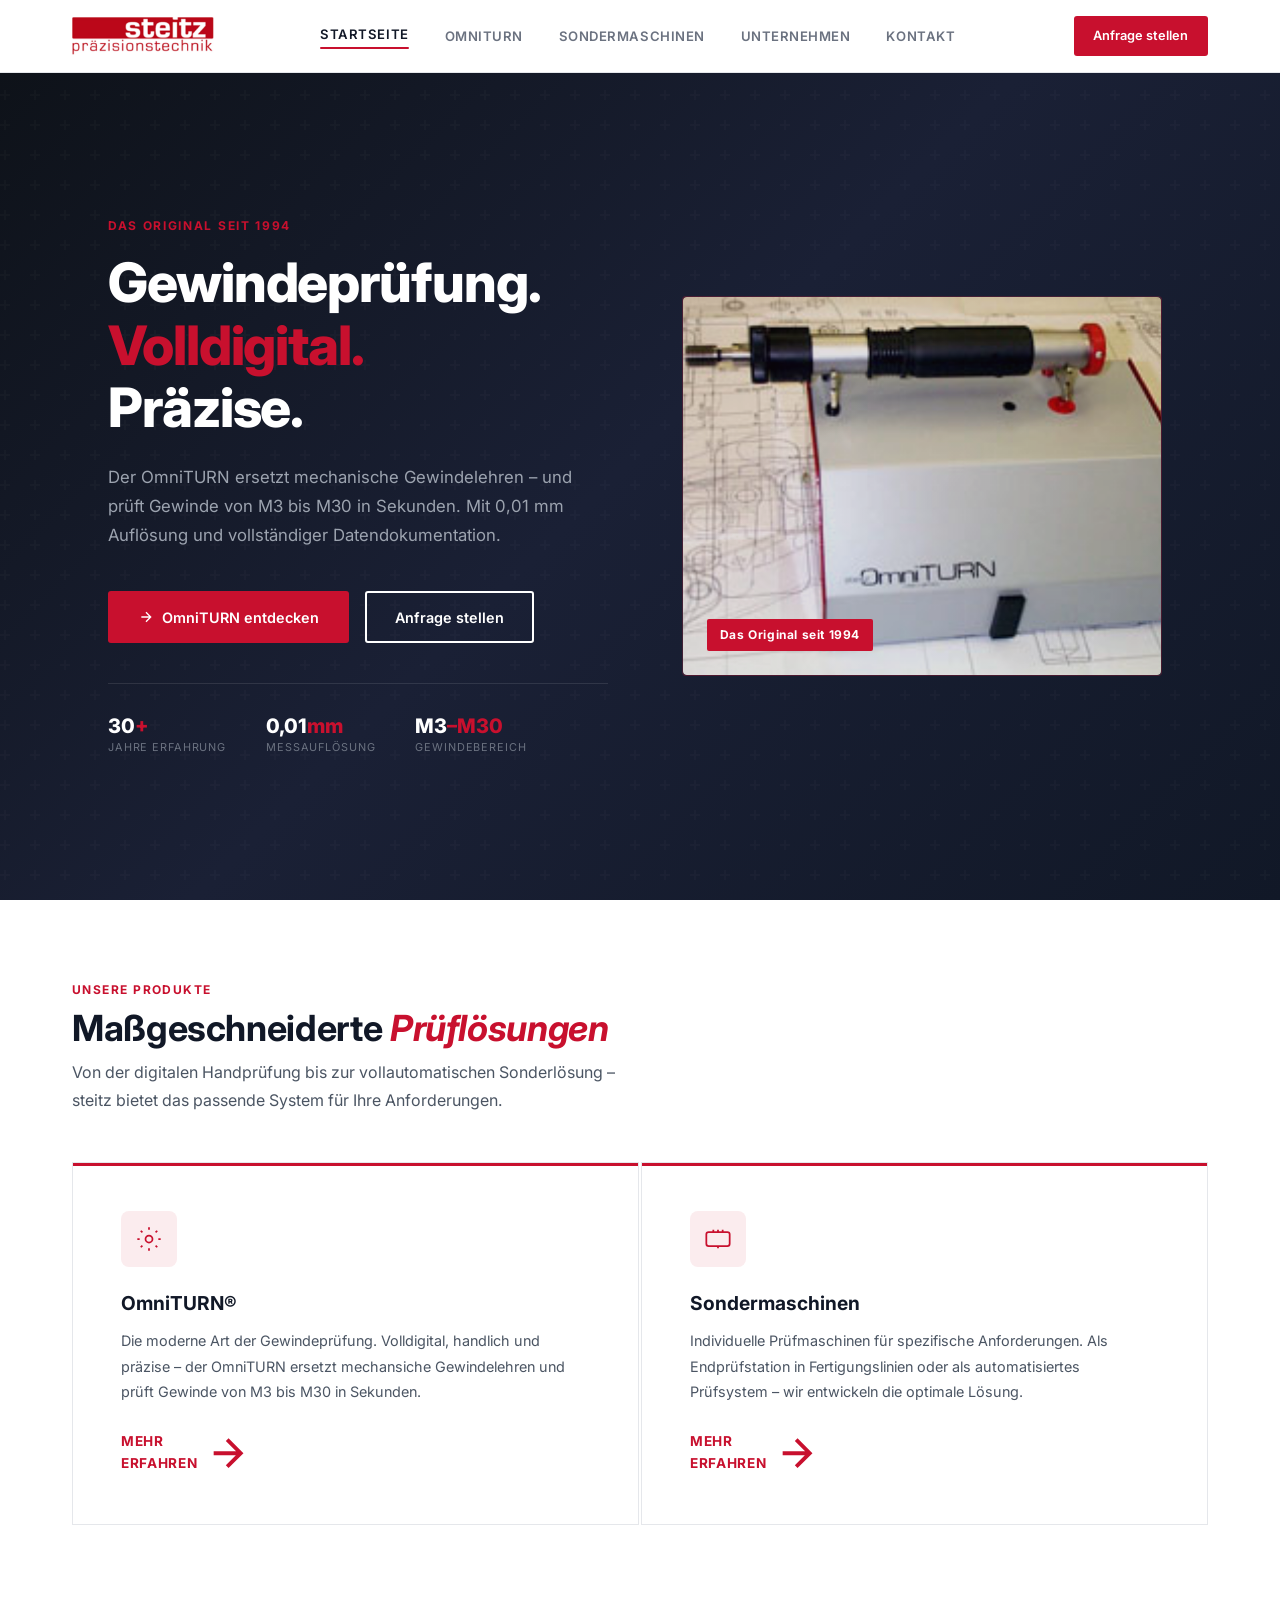
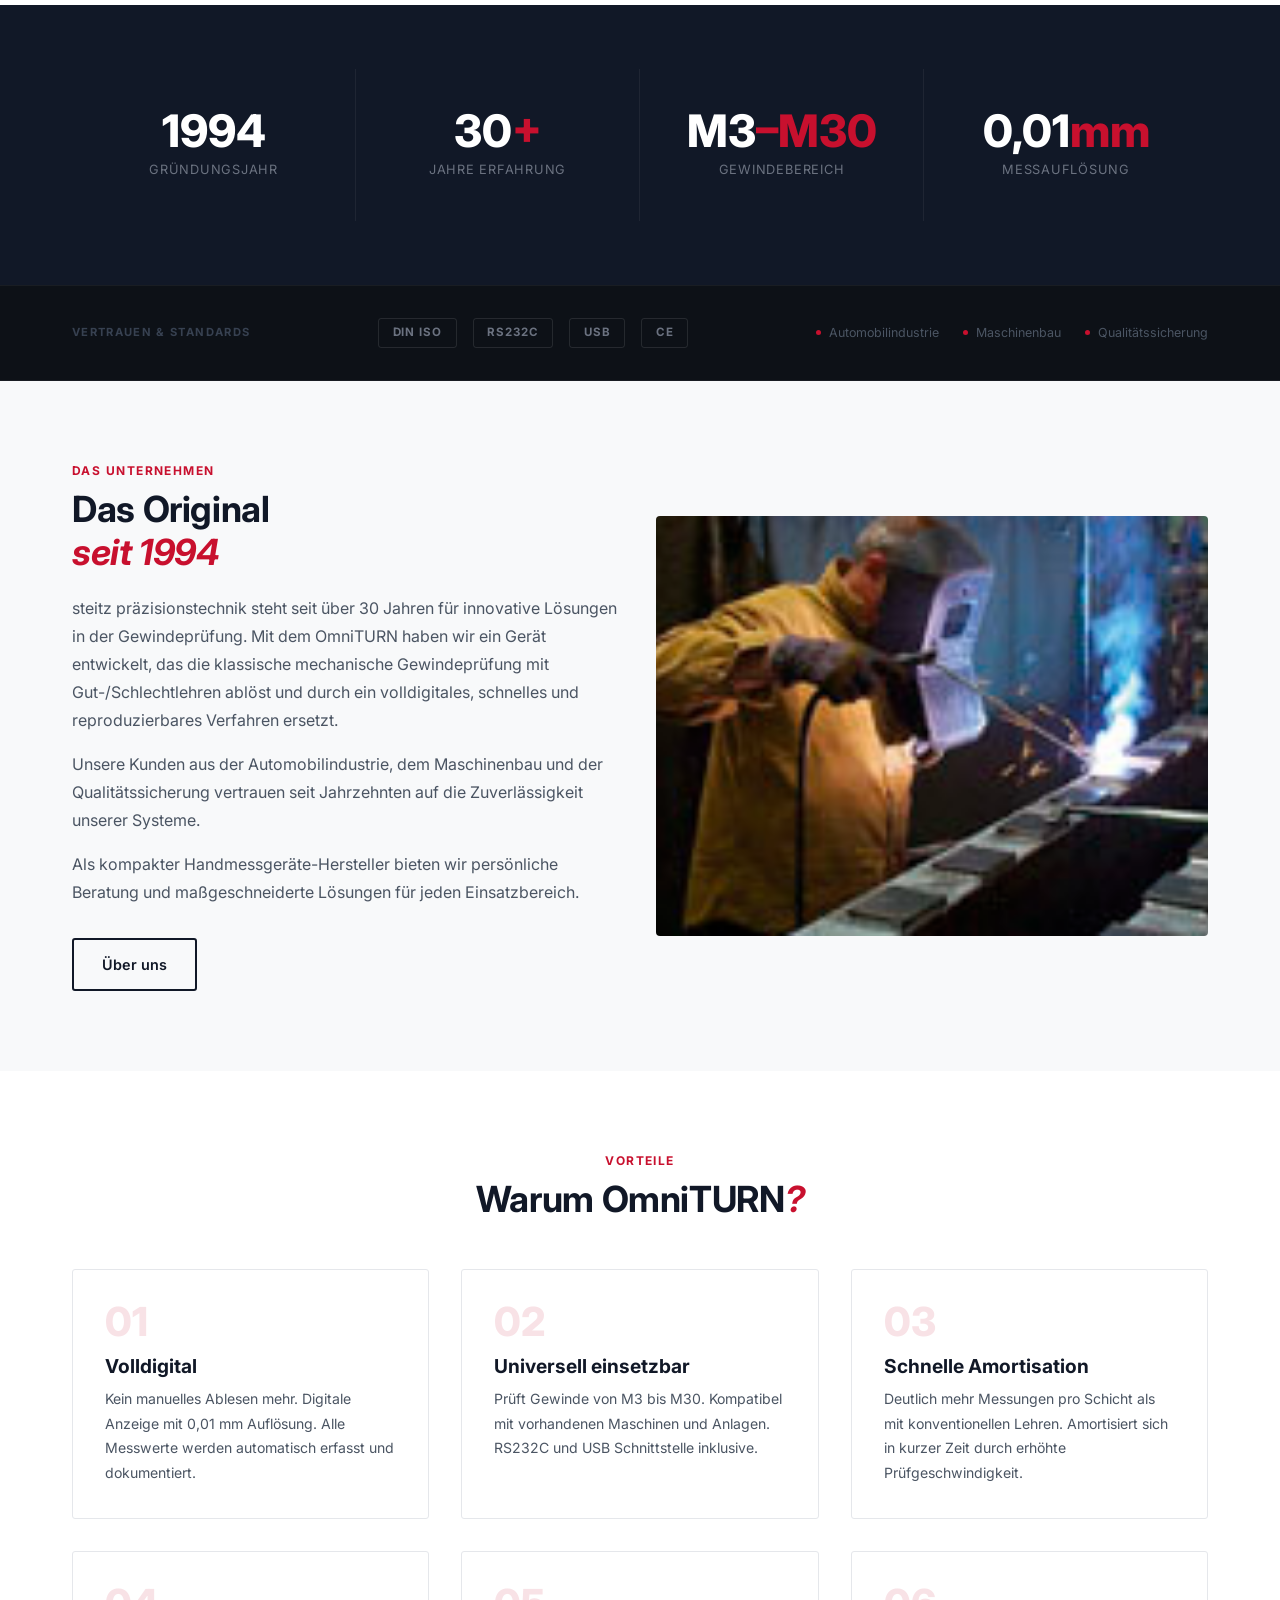
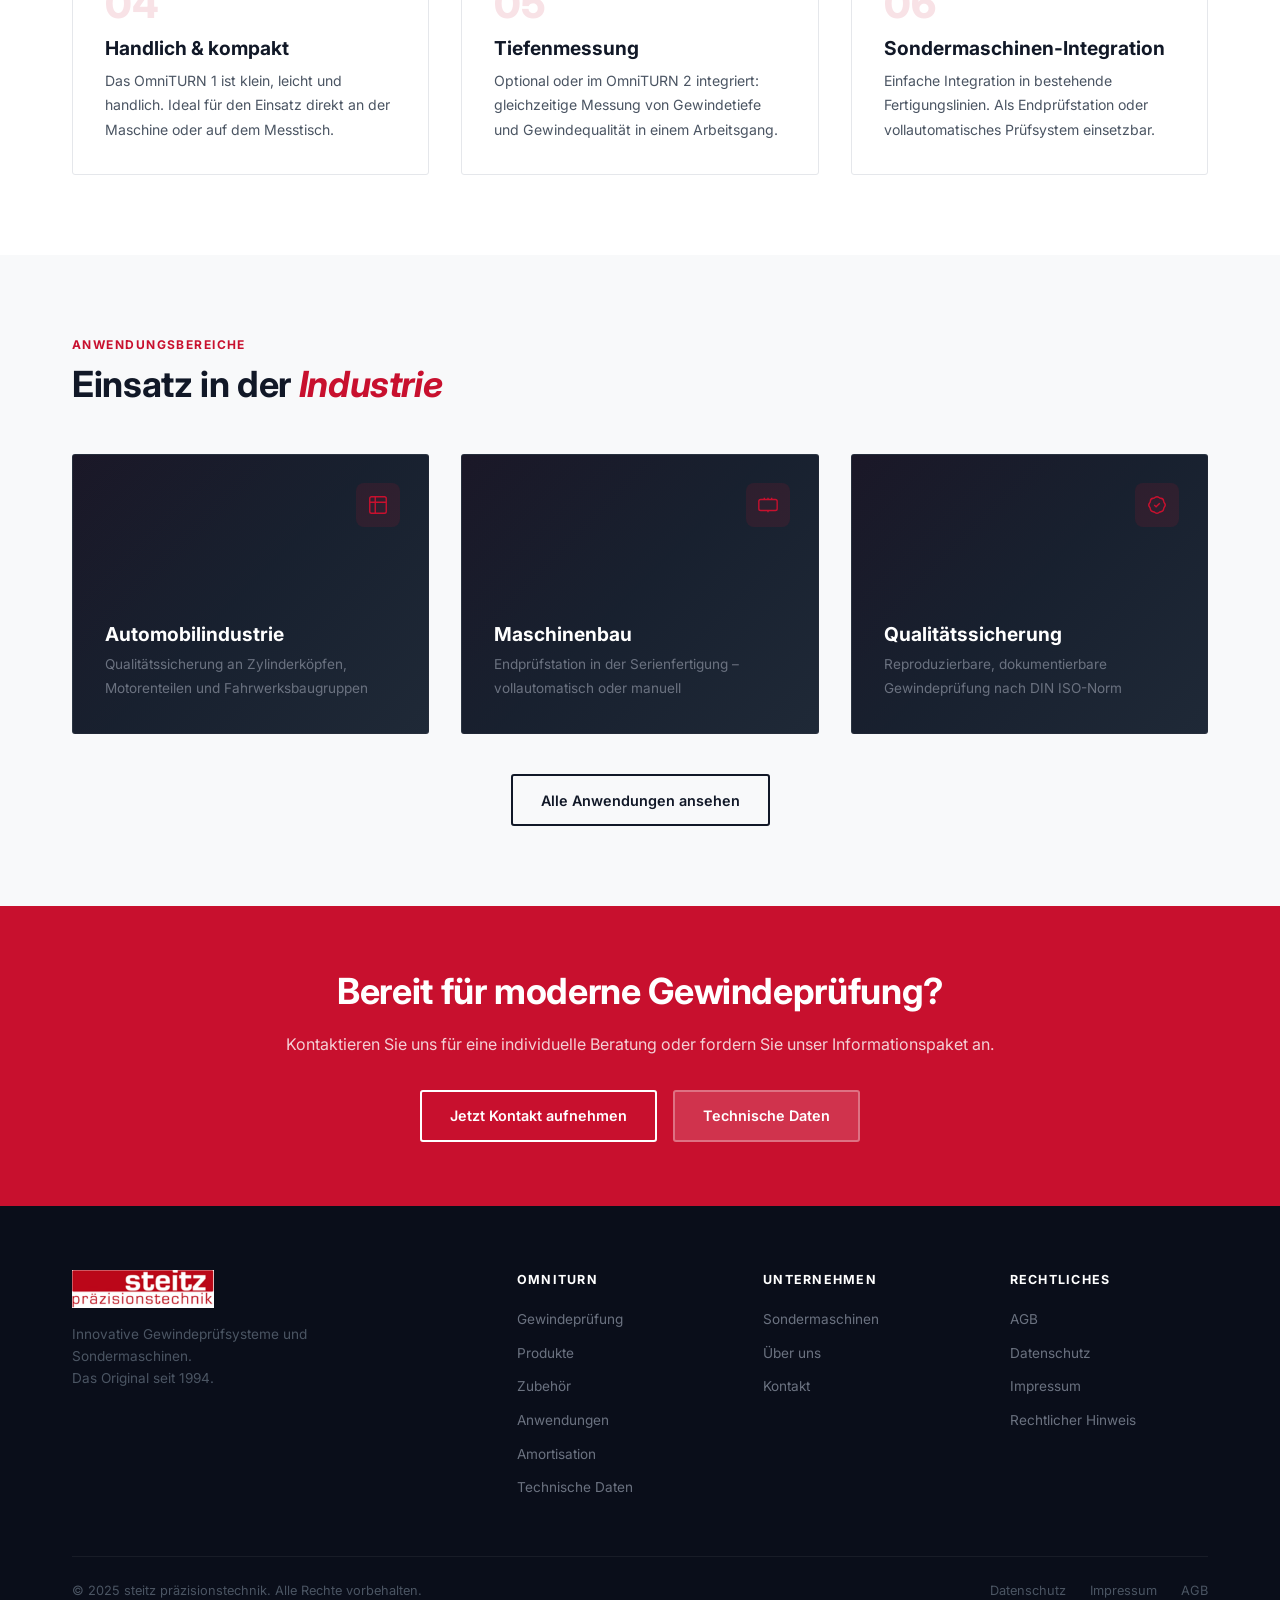
<file: index.html>
<!DOCTYPE html>
<html lang="de">
<head>
  <meta charset="UTF-8" />
  <meta name="viewport" content="width=device-width, initial-scale=1.0" />
  <title>steitz präzisionstechnik – Innovative Gewindeprüfsysteme seit 1994</title>
  <meta name="description" content="steitz präzisionstechnik – Hersteller des OmniTURN Gewindeprüfsystems. Das Original seit 1994. Präzise, schnell, digital." />
  <link rel="preconnect" href="https://fonts.googleapis.com" />
  <link rel="preconnect" href="https://fonts.gstatic.com" crossorigin />
  <link href="https://fonts.googleapis.com/css2?family=Inter:wght@400;500;600;700;800&display=swap" rel="stylesheet" />
  <link rel="stylesheet" href="css/style.css" />
</head>
<body>

<!-- ── Navigation ───────────────────────────────────────── -->
<nav class="nav">
  <div class="nav__inner">
    <a href="index.html" class="nav__logo">
      <img src="images/Logo.png" alt="steitz präzisionstechnik" class="nav__logo-img" />
    </a>
    <button class="nav__toggle" aria-label="Menü">
      <span></span><span></span><span></span>
    </button>
    <ul class="nav__menu">
      <li class="nav__item"><a href="index.html" class="nav__link active">Startseite</a></li>
      <li class="nav__item">
        <a href="omniturn.html" class="nav__link">OmniTURN</a>
        <div class="nav__dropdown">
          <a href="omniturn.html#grundlagen">Gewindeprüfung – Grundlagen</a>
          <a href="omniturn.html#produkte">Produkte (OmniTURN 1 &amp; 2)</a>
          <a href="omniturn.html#zubehoer">Zubehör</a>
          <a href="omniturn.html#anwendungen">Anwendungen</a>
          <a href="omniturn.html#amortisation">Amortisation</a>
          <a href="omniturn.html#technische-daten">Technische Daten &amp; Preise</a>
        </div>
      </li>
      <li class="nav__item"><a href="sondermaschinen.html" class="nav__link">Sondermaschinen</a></li>
      <li class="nav__item"><a href="unternehmen.html" class="nav__link">Unternehmen</a></li>
      <li class="nav__item"><a href="kontakt.html" class="nav__link">Kontakt</a></li>
    </ul>
    <a href="kontakt.html" class="btn btn--primary nav__cta">Anfrage stellen</a>
  </div>
</nav>

<!-- ── Hero ─────────────────────────────────────────────── -->
<section class="hero">
  <div class="hero__inner">
    <div class="hero__text-col">
      <div class="hero__label">Das Original seit 1994</div>
      <h1>Gewindeprüfung.<br /><em>Volldigital.</em><br />Präzise.</h1>
      <p class="hero__text">
        Der OmniTURN ersetzt mechanische Gewindelehren – und prüft Gewinde von M3 bis M30
        in Sekunden. Mit 0,01 mm Auflösung und vollständiger Datendokumentation.
      </p>
      <div class="hero__actions">
        <a href="omniturn.html" class="btn btn--primary">
          <svg viewBox="0 0 24 24" fill="none" stroke="currentColor" stroke-width="2"><path d="M5 12h14M12 5l7 7-7 7"/></svg>
          OmniTURN entdecken
        </a>
        <a href="kontakt.html" class="btn btn--outline">Anfrage stellen</a>
      </div>
      <div class="hero__proof">
        <div class="hero__proof-item">
          <div class="hero__proof-num">30<span>+</span></div>
          <div class="hero__proof-label">Jahre Erfahrung</div>
        </div>
        <div class="hero__proof-item">
          <div class="hero__proof-num">0,01<span>mm</span></div>
          <div class="hero__proof-label">Messauflösung</div>
        </div>
        <div class="hero__proof-item">
          <div class="hero__proof-num">M3<span>–M30</span></div>
          <div class="hero__proof-label">Gewindebereich</div>
        </div>
      </div>
    </div>
    <div class="hero__visual">
      <div class="hero__image-box">
        <img src="images/Screenshot 2026-03-26 075210.png" alt="OmniTURN Gewindeprüfsystem" />
        <div class="hero__badge">Das Original seit 1994</div>
      </div>
    </div>
  </div>
</section>

<!-- ── Produkte ──────────────────────────────────────────── -->
<section class="section">
  <div class="container">
    <div data-reveal>
      <span class="section-label-text">Unsere Produkte</span>
      <h2 style="margin-bottom:0.5rem;">Maßgeschneiderte <em class="text-red">Prüflösungen</em></h2>
      <p style="max-width:560px; margin-bottom:2.5rem;">Von der digitalen Handprüfung bis zur vollautomatischen Sonderlösung – steitz bietet das passende System für Ihre Anforderungen.</p>
    </div>
    <div class="products-grid" data-reveal>
      <!-- OmniTURN -->
      <div class="product-card">
        <div class="product-card__icon">
          <svg viewBox="0 0 24 24" fill="none" stroke="currentColor" stroke-width="1.5">
            <circle cx="12" cy="12" r="3"/><path d="M12 2v2m0 16v2M2 12h2m16 0h2M4.93 4.93l1.41 1.41m11.32 11.32l1.41 1.41M4.93 19.07l1.41-1.41m11.32-11.32l1.41-1.41"/>
          </svg>
        </div>
        <h3>OmniTURN®</h3>
        <p>Die moderne Art der Gewindeprüfung. Volldigital, handlich und präzise – der OmniTURN ersetzt mechansiche Gewindelehren und prüft Gewinde von M3 bis M30 in Sekunden.</p>
        <a href="omniturn.html" class="product-card__link">
          Mehr erfahren
          <svg viewBox="0 0 24 24" fill="none" stroke="currentColor" stroke-width="2"><path d="M5 12h14M12 5l7 7-7 7"/></svg>
        </a>
      </div>
      <!-- Sondermaschinen -->
      <div class="product-card">
        <div class="product-card__icon">
          <svg viewBox="0 0 24 24" fill="none" stroke="currentColor" stroke-width="1.5">
            <rect x="2" y="6" width="20" height="12" rx="2"/><path d="M12 6V4m0 14v2M8 6V4m8 2V4"/>
          </svg>
        </div>
        <h3>Sondermaschinen</h3>
        <p>Individuelle Prüfmaschinen für spezifische Anforderungen. Als Endprüfstation in Fertigungslinien oder als automatisiertes Prüfsystem – wir entwickeln die optimale Lösung.</p>
        <a href="sondermaschinen.html" class="product-card__link">
          Mehr erfahren
          <svg viewBox="0 0 24 24" fill="none" stroke="currentColor" stroke-width="2"><path d="M5 12h14M12 5l7 7-7 7"/></svg>
        </a>
      </div>
    </div>
  </div>
</section>

<!-- ── Stats ─────────────────────────────────────────────── -->
<div class="stats">
  <div class="container">
    <div class="stats__grid">
      <div class="stat" data-reveal>
        <div class="stat__number">1994<span></span></div>
        <div class="stat__label">Gründungsjahr</div>
      </div>
      <div class="stat" data-reveal>
        <div class="stat__number">30<span>+</span></div>
        <div class="stat__label">Jahre Erfahrung</div>
      </div>
      <div class="stat" data-reveal>
        <div class="stat__number">M3<span>–M30</span></div>
        <div class="stat__label">Gewindebereich</div>
      </div>
      <div class="stat" data-reveal>
        <div class="stat__number">0,01<span>mm</span></div>
        <div class="stat__label">Messauflösung</div>
      </div>
    </div>
  </div>
</div>

<!-- ── Trust Strip ───────────────────────────────────────── -->
<div class="trust-strip">
  <div class="container">
    <div class="trust-strip__inner">
      <span class="trust-strip__label">Vertrauen &amp; Standards</span>
      <div class="trust-certs">
        <span class="trust-cert-badge">DIN ISO</span>
        <span class="trust-cert-badge">RS232C</span>
        <span class="trust-cert-badge">USB</span>
        <span class="trust-cert-badge">CE</span>
      </div>
      <div class="trust-industries">
        <span class="trust-industry">Automobilindustrie</span>
        <span class="trust-industry">Maschinenbau</span>
        <span class="trust-industry">Qualitätssicherung</span>
      </div>
    </div>
  </div>
</div>

<!-- ── Über uns ──────────────────────────────────────────── -->
<section class="section section--light">
  <div class="container">
    <div class="grid-2">
      <div class="about__content" data-reveal>
        <span class="section-label-text">Das Unternehmen</span>
        <h2 style="margin-bottom:1.25rem;">Das Original<br /><em class="text-red">seit 1994</em></h2>
        <p style="margin-bottom:1rem;">
          steitz präzisionstechnik steht seit über 30 Jahren für innovative Lösungen in der
          Gewindeprüfung. Mit dem OmniTURN haben wir ein Gerät entwickelt, das die klassische
          mechanische Gewindeprüfung mit Gut-/Schlechtlehren ablöst und durch ein volldigitales,
          schnelles und reproduzierbares Verfahren ersetzt.
        </p>
        <p style="margin-bottom:1rem;">
          Unsere Kunden aus der Automobilindustrie, dem Maschinenbau und der Qualitätssicherung
          vertrauen seit Jahrzehnten auf die Zuverlässigkeit unserer Systeme.
        </p>
        <p style="margin-bottom:2rem;">
          Als kompakter Handmessgeräte-Hersteller bieten wir persönliche Beratung und
          maßgeschneiderte Lösungen für jeden Einsatzbereich.
        </p>
        <a href="unternehmen.html" class="btn btn--outline-dark">Über uns</a>
      </div>
      <div class="about__image" data-reveal>
        <img src="images/Screenshot 2026-03-26 075147.png" alt="Handwerk und Präzision bei steitz" />
      </div>
    </div>
  </div>
</section>

<!-- ── Warum OmniTURN ────────────────────────────────────── -->
<section class="section">
  <div class="container">
    <div class="text-center" data-reveal style="margin-bottom:3rem;">
      <span class="section-label-text">Vorteile</span>
      <h2>Warum OmniTURN<em class="text-red">?</em></h2>
    </div>
    <div class="grid-3" data-reveal>
      <div class="feature-card">
        <div class="feature-card__num">01</div>
        <h3>Volldigital</h3>
        <p>Kein manuelles Ablesen mehr. Digitale Anzeige mit 0,01 mm Auflösung. Alle Messwerte werden automatisch erfasst und dokumentiert.</p>
      </div>
      <div class="feature-card">
        <div class="feature-card__num">02</div>
        <h3>Universell einsetzbar</h3>
        <p>Prüft Gewinde von M3 bis M30. Kompatibel mit vorhandenen Maschinen und Anlagen. RS232C und USB Schnittstelle inklusive.</p>
      </div>
      <div class="feature-card">
        <div class="feature-card__num">03</div>
        <h3>Schnelle Amortisation</h3>
        <p>Deutlich mehr Messungen pro Schicht als mit konventionellen Lehren. Amortisiert sich in kurzer Zeit durch erhöhte Prüfgeschwindigkeit.</p>
      </div>
      <div class="feature-card">
        <div class="feature-card__num">04</div>
        <h3>Handlich &amp; kompakt</h3>
        <p>Das OmniTURN 1 ist klein, leicht und handlich. Ideal für den Einsatz direkt an der Maschine oder auf dem Messtisch.</p>
      </div>
      <div class="feature-card">
        <div class="feature-card__num">05</div>
        <h3>Tiefenmessung</h3>
        <p>Optional oder im OmniTURN 2 integriert: gleichzeitige Messung von Gewindetiefe und Gewindequalität in einem Arbeitsgang.</p>
      </div>
      <div class="feature-card">
        <div class="feature-card__num">06</div>
        <h3>Sondermaschinen-Integration</h3>
        <p>Einfache Integration in bestehende Fertigungslinien. Als Endprüfstation oder vollautomatisches Prüfsystem einsetzbar.</p>
      </div>
    </div>
  </div>
</section>

<!-- ── Anwendungen ───────────────────────────────────────── -->
<section class="section section--light">
  <div class="container">
    <div data-reveal style="margin-bottom:3rem;">
      <span class="section-label-text">Anwendungsbereiche</span>
      <h2>Einsatz in der <em class="text-red">Industrie</em></h2>
    </div>
    <div class="grid-3" data-reveal>
      <div class="app-card">
        <div class="app-card__icon">
          <svg viewBox="0 0 24 24" fill="none" stroke="currentColor" stroke-width="1.5"><path d="M9 3H5a2 2 0 00-2 2v4m6-6h10a2 2 0 012 2v4M9 3v18m0 0h10a2 2 0 002-2V9M9 21H5a2 2 0 01-2-2V9m0 0h18"/></svg>
        </div>
        <div class="app-card__content">
          <h3>Automobilindustrie</h3>
          <p>Qualitätssicherung an Zylinderköpfen, Motorenteilen und Fahrwerksbaugruppen</p>
        </div>
      </div>
      <div class="app-card">
        <div class="app-card__icon">
          <svg viewBox="0 0 24 24" fill="none" stroke="currentColor" stroke-width="1.5"><rect x="2" y="6" width="20" height="12" rx="2"/><path d="M12 6V4m0 14v2M8 6V4m8 2V4"/></svg>
        </div>
        <div class="app-card__content">
          <h3>Maschinenbau</h3>
          <p>Endprüfstation in der Serienfertigung – vollautomatisch oder manuell</p>
        </div>
      </div>
      <div class="app-card">
        <div class="app-card__icon">
          <svg viewBox="0 0 24 24" fill="none" stroke="currentColor" stroke-width="1.5"><path d="M9 12l2 2 4-4M7.835 4.697a3.42 3.42 0 001.946-.806 3.42 3.42 0 014.438 0 3.42 3.42 0 001.946.806 3.42 3.42 0 013.138 3.138 3.42 3.42 0 00.806 1.946 3.42 3.42 0 010 4.438 3.42 3.42 0 00-.806 1.946 3.42 3.42 0 01-3.138 3.138 3.42 3.42 0 00-1.946.806 3.42 3.42 0 01-4.438 0 3.42 3.42 0 00-1.946-.806 3.42 3.42 0 01-3.138-3.138 3.42 3.42 0 00-.806-1.946 3.42 3.42 0 010-4.438 3.42 3.42 0 00.806-1.946 3.42 3.42 0 013.138-3.138z"/></svg>
        </div>
        <div class="app-card__content">
          <h3>Qualitätssicherung</h3>
          <p>Reproduzierbare, dokumentierbare Gewindeprüfung nach DIN ISO-Norm</p>
        </div>
      </div>
    </div>
    <div style="text-align:center; margin-top:2.5rem;" data-reveal>
      <a href="omniturn.html#anwendungen" class="btn btn--outline-dark">Alle Anwendungen ansehen</a>
    </div>
  </div>
</section>

<!-- ── CTA ───────────────────────────────────────────────── -->
<div class="cta-banner" data-reveal>
  <div class="container">
    <h2>Bereit für moderne Gewindeprüfung?</h2>
    <p>Kontaktieren Sie uns für eine individuelle Beratung oder fordern Sie unser Informationspaket an.</p>
    <div style="display:flex; gap:1rem; justify-content:center; flex-wrap:wrap;">
      <a href="kontakt.html" class="btn btn--outline">Jetzt Kontakt aufnehmen</a>
      <a href="omniturn.html#technische-daten" class="btn" style="background:rgba(255,255,255,0.15); color:white; border-color:rgba(255,255,255,0.3);">Technische Daten</a>
    </div>
  </div>
</div>

<!-- ── Footer ────────────────────────────────────────────── -->
<footer class="footer">
  <div class="container">
    <div class="footer__grid">
      <div class="footer__brand">
        <a href="index.html" class="nav__logo">
          <img src="images/Logo.png" alt="steitz präzisionstechnik" class="nav__logo-img" />
        </a>
        <p class="footer__tagline">
          Innovative Gewindeprüfsysteme und Sondermaschinen.<br />
          Das Original seit 1994.
        </p>
      </div>
      <div class="footer__col">
        <h4>OmniTURN</h4>
        <ul>
          <li><a href="omniturn.html#grundlagen">Gewindeprüfung</a></li>
          <li><a href="omniturn.html#produkte">Produkte</a></li>
          <li><a href="omniturn.html#zubehoer">Zubehör</a></li>
          <li><a href="omniturn.html#anwendungen">Anwendungen</a></li>
          <li><a href="omniturn.html#amortisation">Amortisation</a></li>
          <li><a href="omniturn.html#technische-daten">Technische Daten</a></li>
        </ul>
      </div>
      <div class="footer__col">
        <h4>Unternehmen</h4>
        <ul>
          <li><a href="sondermaschinen.html">Sondermaschinen</a></li>
          <li><a href="unternehmen.html">Über uns</a></li>
          <li><a href="kontakt.html">Kontakt</a></li>
        </ul>
      </div>
      <div class="footer__col">
        <h4>Rechtliches</h4>
        <ul>
          <li><a href="agb.html">AGB</a></li>
          <li><a href="datenschutz.html">Datenschutz</a></li>
          <li><a href="impressum.html">Impressum</a></li>
          <li><a href="rechtlicher-hinweis.html">Rechtlicher Hinweis</a></li>
        </ul>
      </div>
    </div>
    <div class="footer__bottom">
      <span>&copy; 2025 steitz präzisionstechnik. Alle Rechte vorbehalten.</span>
      <div class="footer__legal">
        <a href="datenschutz.html">Datenschutz</a>
        <a href="impressum.html">Impressum</a>
        <a href="agb.html">AGB</a>
      </div>
    </div>
  </div>
</footer>

<script src="js/main.js"></script>
</body>
</html>
</file>
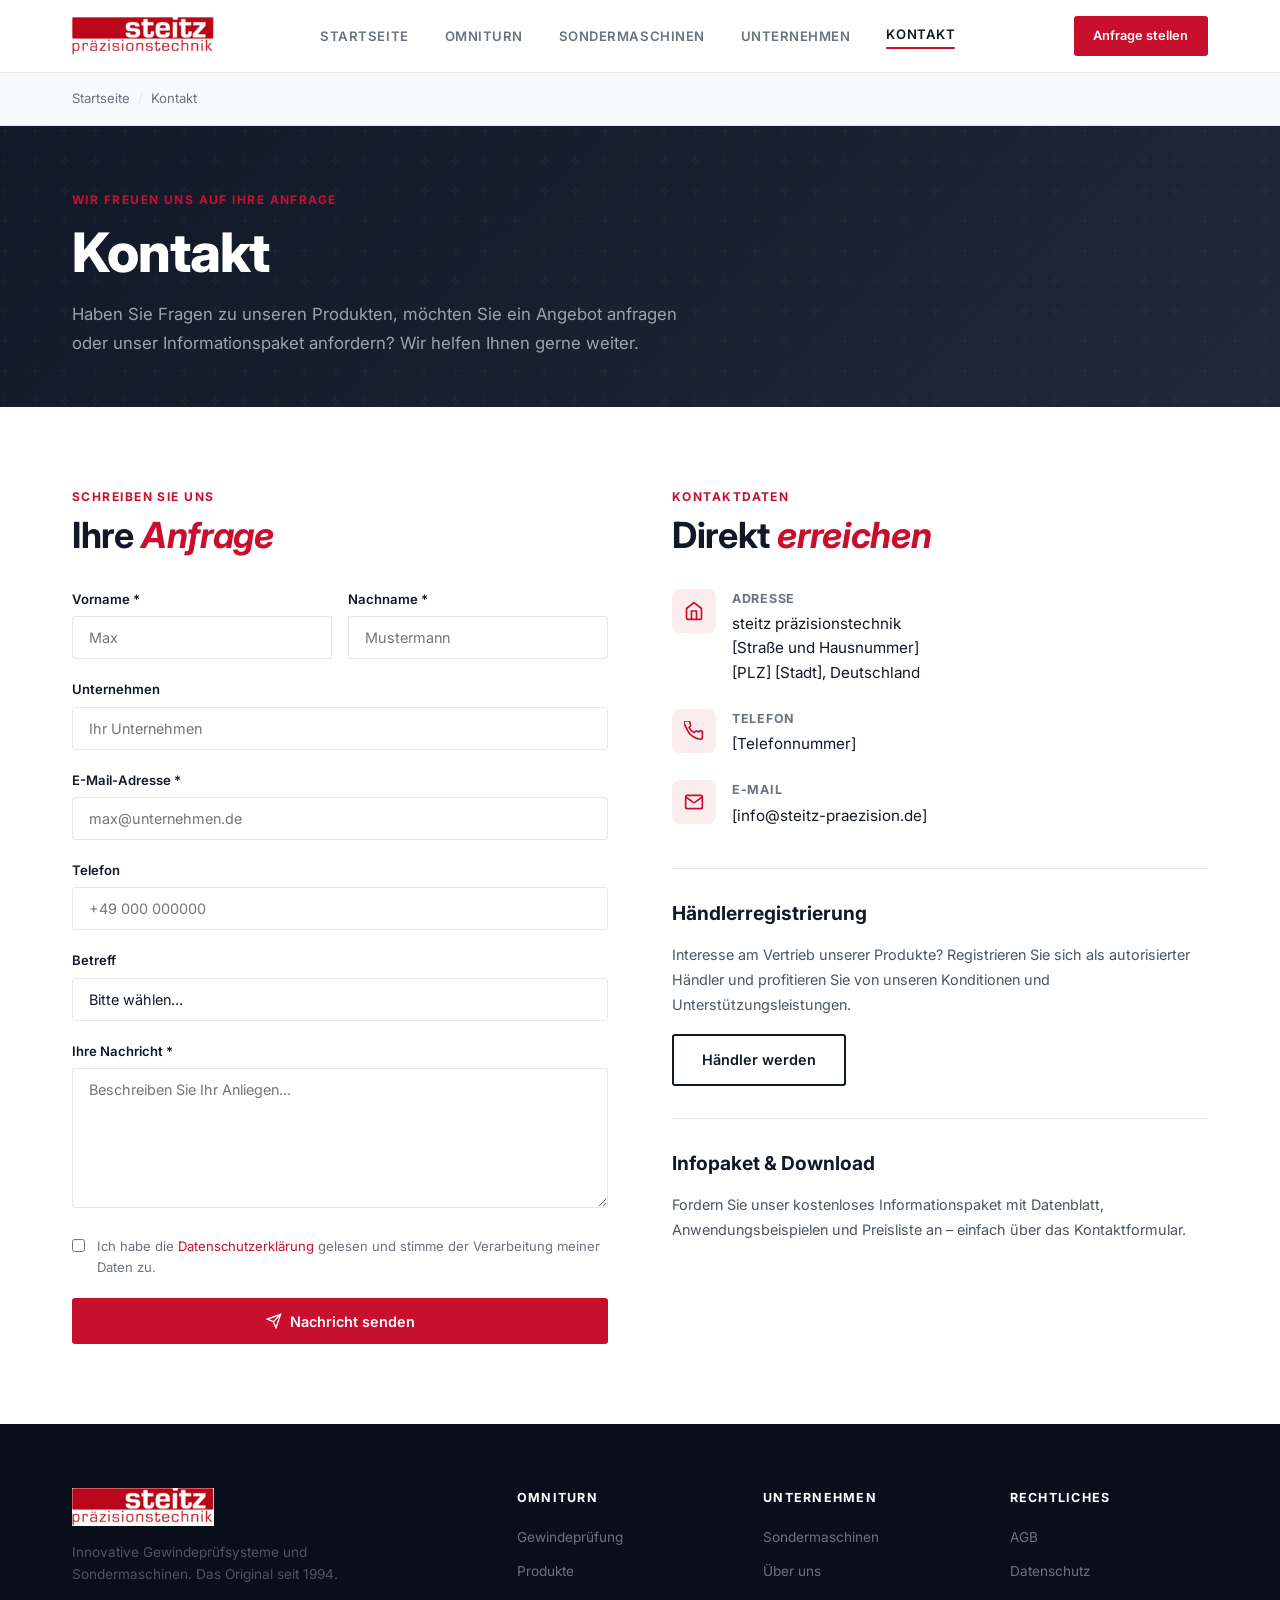
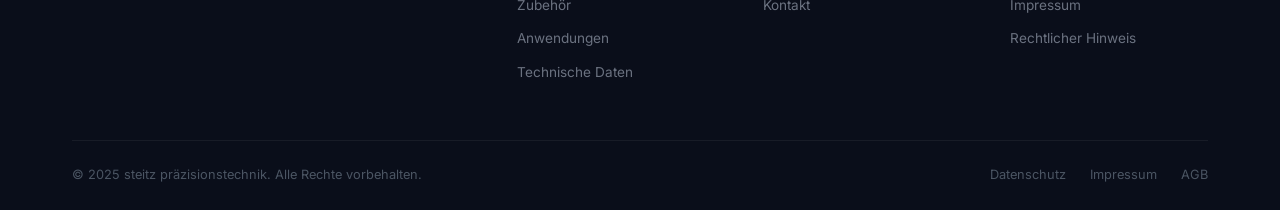
<file: kontakt.html>
<!DOCTYPE html>
<html lang="de">
<head>
  <meta charset="UTF-8" />
  <meta name="viewport" content="width=device-width, initial-scale=1.0" />
  <title>Kontakt – steitz präzisionstechnik</title>
  <meta name="description" content="Kontaktieren Sie steitz präzisionstechnik. Anfragen zu OmniTURN, Sondermaschinen, Preisliste und Infopaket." />
  <link rel="preconnect" href="https://fonts.googleapis.com" />
  <link rel="preconnect" href="https://fonts.gstatic.com" crossorigin />
  <link href="https://fonts.googleapis.com/css2?family=Inter:wght@400;500;600;700;800&display=swap" rel="stylesheet" />
  <link rel="stylesheet" href="css/style.css" />
</head>
<body>

<!-- ── Navigation ───────────────────────────────────────── -->
<nav class="nav">
  <div class="nav__inner">
    <a href="index.html" class="nav__logo">
      <img src="images/Logo.png" alt="steitz präzisionstechnik" class="nav__logo-img" />
    </a>
    <button class="nav__toggle" aria-label="Menü">
      <span></span><span></span><span></span>
    </button>
    <ul class="nav__menu">
      <li class="nav__item"><a href="index.html" class="nav__link">Startseite</a></li>
      <li class="nav__item">
        <a href="omniturn.html" class="nav__link">OmniTURN</a>
        <div class="nav__dropdown">
          <a href="omniturn.html#grundlagen">Gewindeprüfung – Grundlagen</a>
          <a href="omniturn.html#produkte">Produkte (OmniTURN 1 &amp; 2)</a>
          <a href="omniturn.html#zubehoer">Zubehör</a>
          <a href="omniturn.html#anwendungen">Anwendungen</a>
          <a href="omniturn.html#amortisation">Amortisation</a>
          <a href="omniturn.html#technische-daten">Technische Daten &amp; Preise</a>
        </div>
      </li>
      <li class="nav__item"><a href="sondermaschinen.html" class="nav__link">Sondermaschinen</a></li>
      <li class="nav__item"><a href="unternehmen.html" class="nav__link">Unternehmen</a></li>
      <li class="nav__item"><a href="kontakt.html" class="nav__link active">Kontakt</a></li>
    </ul>
    <a href="kontakt.html" class="btn btn--primary nav__cta">Anfrage stellen</a>
  </div>
</nav>

<!-- ── Page Hero ─────────────────────────────────────────── -->
<div class="breadcrumb">
  <div class="breadcrumb__inner">
    <a href="index.html">Startseite</a>
    <span class="breadcrumb__sep">/</span>
    <span>Kontakt</span>
  </div>
</div>
<section class="page-hero">
  <div class="page-hero__inner">
    <div class="page-hero__label">Wir freuen uns auf Ihre Anfrage</div>
    <h1>Kontakt</h1>
    <p class="page-hero__text">
      Haben Sie Fragen zu unseren Produkten, möchten Sie ein Angebot anfragen oder
      unser Informationspaket anfordern? Wir helfen Ihnen gerne weiter.
    </p>
  </div>
</section>

<!-- ── Kontakt ───────────────────────────────────────────── -->
<section class="content-section">
  <div class="container">
    <div class="grid-2" style="gap:4rem; align-items:start;">

      <!-- Kontaktformular -->
      <div data-reveal>
        <span class="section-label-text">Schreiben Sie uns</span>
        <h2 style="margin-bottom:2rem;">Ihre <em class="text-red">Anfrage</em></h2>
        <form class="contact-form">
          <div class="grid-2" style="gap:1rem;">
            <div class="form-group">
              <label class="form-label">Vorname *</label>
              <input type="text" class="form-control" placeholder="Max" required />
            </div>
            <div class="form-group">
              <label class="form-label">Nachname *</label>
              <input type="text" class="form-control" placeholder="Mustermann" required />
            </div>
          </div>
          <div class="form-group">
            <label class="form-label">Unternehmen</label>
            <input type="text" class="form-control" placeholder="Ihr Unternehmen" />
          </div>
          <div class="form-group">
            <label class="form-label">E-Mail-Adresse *</label>
            <input type="email" class="form-control" placeholder="max@unternehmen.de" required />
          </div>
          <div class="form-group">
            <label class="form-label">Telefon</label>
            <input type="tel" class="form-control" placeholder="+49 000 000000" />
          </div>
          <div class="form-group">
            <label class="form-label">Betreff</label>
            <select class="form-control form-select">
              <option value="">Bitte wählen...</option>
              <option>Anfrage OmniTURN 1</option>
              <option>Anfrage OmniTURN 2</option>
              <option>Anfrage Sondermaschine</option>
              <option>Preisliste anfordern</option>
              <option>Infopaket anfordern</option>
              <option>Händlerregistrierung</option>
              <option>Technische Frage</option>
              <option>Sonstiges</option>
            </select>
          </div>
          <div class="form-group">
            <label class="form-label">Ihre Nachricht *</label>
            <textarea class="form-control" placeholder="Beschreiben Sie Ihr Anliegen..." required></textarea>
          </div>
          <div class="form-group" style="display:flex; align-items:flex-start; gap:0.75rem;">
            <input type="checkbox" id="datenschutz" required style="margin-top:3px; flex-shrink:0;" />
            <label for="datenschutz" style="font-size:0.82rem; color:#6b7280; cursor:pointer;">
              Ich habe die <a href="datenschutz.html" style="color:var(--red);">Datenschutzerklärung</a> gelesen und stimme der Verarbeitung meiner Daten zu.
            </label>
          </div>
          <button type="submit" class="btn btn--primary" style="width:100%; justify-content:center;">
            <svg viewBox="0 0 24 24" fill="none" stroke="currentColor" stroke-width="2"><path d="M22 2L11 13M22 2l-7 20-4-9-9-4 20-7z"/></svg>
            Nachricht senden
          </button>
        </form>
      </div>

      <!-- Kontaktinfo -->
      <div data-reveal>
        <span class="section-label-text">Kontaktdaten</span>
        <h2 style="margin-bottom:2rem;">Direkt <em class="text-red">erreichen</em></h2>
        <div class="contact-info">
          <div class="contact-item">
            <div class="contact-item__icon">
              <svg viewBox="0 0 24 24" fill="none" stroke="currentColor" stroke-width="2"><path d="M3 9l9-7 9 7v11a2 2 0 01-2 2H5a2 2 0 01-2-2z"/><polyline points="9 22 9 12 15 12 15 22"/></svg>
            </div>
            <div>
              <div class="contact-item__label">Adresse</div>
              <div class="contact-item__value">
                steitz präzisionstechnik<br />
                [Straße und Hausnummer]<br />
                [PLZ] [Stadt], Deutschland
              </div>
            </div>
          </div>
          <div class="contact-item">
            <div class="contact-item__icon">
              <svg viewBox="0 0 24 24" fill="none" stroke="currentColor" stroke-width="2"><path d="M22 16.92v3a2 2 0 01-2.18 2 19.79 19.79 0 01-8.63-3.07A19.5 19.5 0 013.07 8.81 19.79 19.79 0 01.0 2.18 2 2 0 012 0h3a2 2 0 012 1.72c.127.96.361 1.903.7 2.81a2 2 0 01-.45 2.11L6.09 7.91a16 16 0 006 6l1.27-1.27a2 2 0 012.11-.45c.907.339 1.85.573 2.81.7A2 2 0 0122 14.92z"/></svg>
            </div>
            <div>
              <div class="contact-item__label">Telefon</div>
              <div class="contact-item__value">[Telefonnummer]</div>
            </div>
          </div>
          <div class="contact-item">
            <div class="contact-item__icon">
              <svg viewBox="0 0 24 24" fill="none" stroke="currentColor" stroke-width="2"><path d="M4 4h16c1.1 0 2 .9 2 2v12c0 1.1-.9 2-2 2H4c-1.1 0-2-.9-2-2V6c0-1.1.9-2 2-2z"/><polyline points="22,6 12,13 2,6"/></svg>
            </div>
            <div>
              <div class="contact-item__label">E-Mail</div>
              <div class="contact-item__value">[info@steitz-praezision.de]</div>
            </div>
          </div>
        </div>

        <div style="margin-top:2.5rem; padding-top:2rem; border-top:1px solid var(--gray-light);">
          <h3 style="margin-bottom:1rem;">Händlerregistrierung</h3>
          <p style="font-size:0.9rem; margin-bottom:1rem;">
            Interesse am Vertrieb unserer Produkte? Registrieren Sie sich als autorisierter
            Händler und profitieren Sie von unseren Konditionen und Unterstützungsleistungen.
          </p>
          <a href="mailto:info@steitz-praezision.de?subject=Händlerregistrierung" class="btn btn--outline-dark">Händler werden</a>
        </div>

        <div style="margin-top:2rem; padding-top:2rem; border-top:1px solid var(--gray-light);">
          <h3 style="margin-bottom:1rem;">Infopaket &amp; Download</h3>
          <p style="font-size:0.9rem; margin-bottom:1rem;">
            Fordern Sie unser kostenloses Informationspaket mit Datenblatt, Anwendungsbeispielen
            und Preisliste an – einfach über das Kontaktformular.
          </p>
        </div>
      </div>

    </div>
  </div>
</section>

<!-- ── Footer ────────────────────────────────────────────── -->
<footer class="footer">
  <div class="container">
    <div class="footer__grid">
      <div class="footer__brand">
        <a href="index.html" class="nav__logo">
          <img src="images/Logo.png" alt="steitz präzisionstechnik" class="nav__logo-img" />
        </a>
        <p class="footer__tagline">Innovative Gewindeprüfsysteme und Sondermaschinen. Das Original seit 1994.</p>
      </div>
      <div class="footer__col">
        <h4>OmniTURN</h4>
        <ul>
          <li><a href="omniturn.html#grundlagen">Gewindeprüfung</a></li>
          <li><a href="omniturn.html#produkte">Produkte</a></li>
          <li><a href="omniturn.html#zubehoer">Zubehör</a></li>
          <li><a href="omniturn.html#anwendungen">Anwendungen</a></li>
          <li><a href="omniturn.html#technische-daten">Technische Daten</a></li>
        </ul>
      </div>
      <div class="footer__col">
        <h4>Unternehmen</h4>
        <ul>
          <li><a href="sondermaschinen.html">Sondermaschinen</a></li>
          <li><a href="unternehmen.html">Über uns</a></li>
          <li><a href="kontakt.html">Kontakt</a></li>
        </ul>
      </div>
      <div class="footer__col">
        <h4>Rechtliches</h4>
        <ul>
          <li><a href="agb.html">AGB</a></li>
          <li><a href="datenschutz.html">Datenschutz</a></li>
          <li><a href="impressum.html">Impressum</a></li>
          <li><a href="rechtlicher-hinweis.html">Rechtlicher Hinweis</a></li>
        </ul>
      </div>
    </div>
    <div class="footer__bottom">
      <span>&copy; 2025 steitz präzisionstechnik. Alle Rechte vorbehalten.</span>
      <div class="footer__legal">
        <a href="datenschutz.html">Datenschutz</a>
        <a href="impressum.html">Impressum</a>
        <a href="agb.html">AGB</a>
      </div>
    </div>
  </div>
</footer>

<script src="js/main.js"></script>
</body>
</html>
</file>
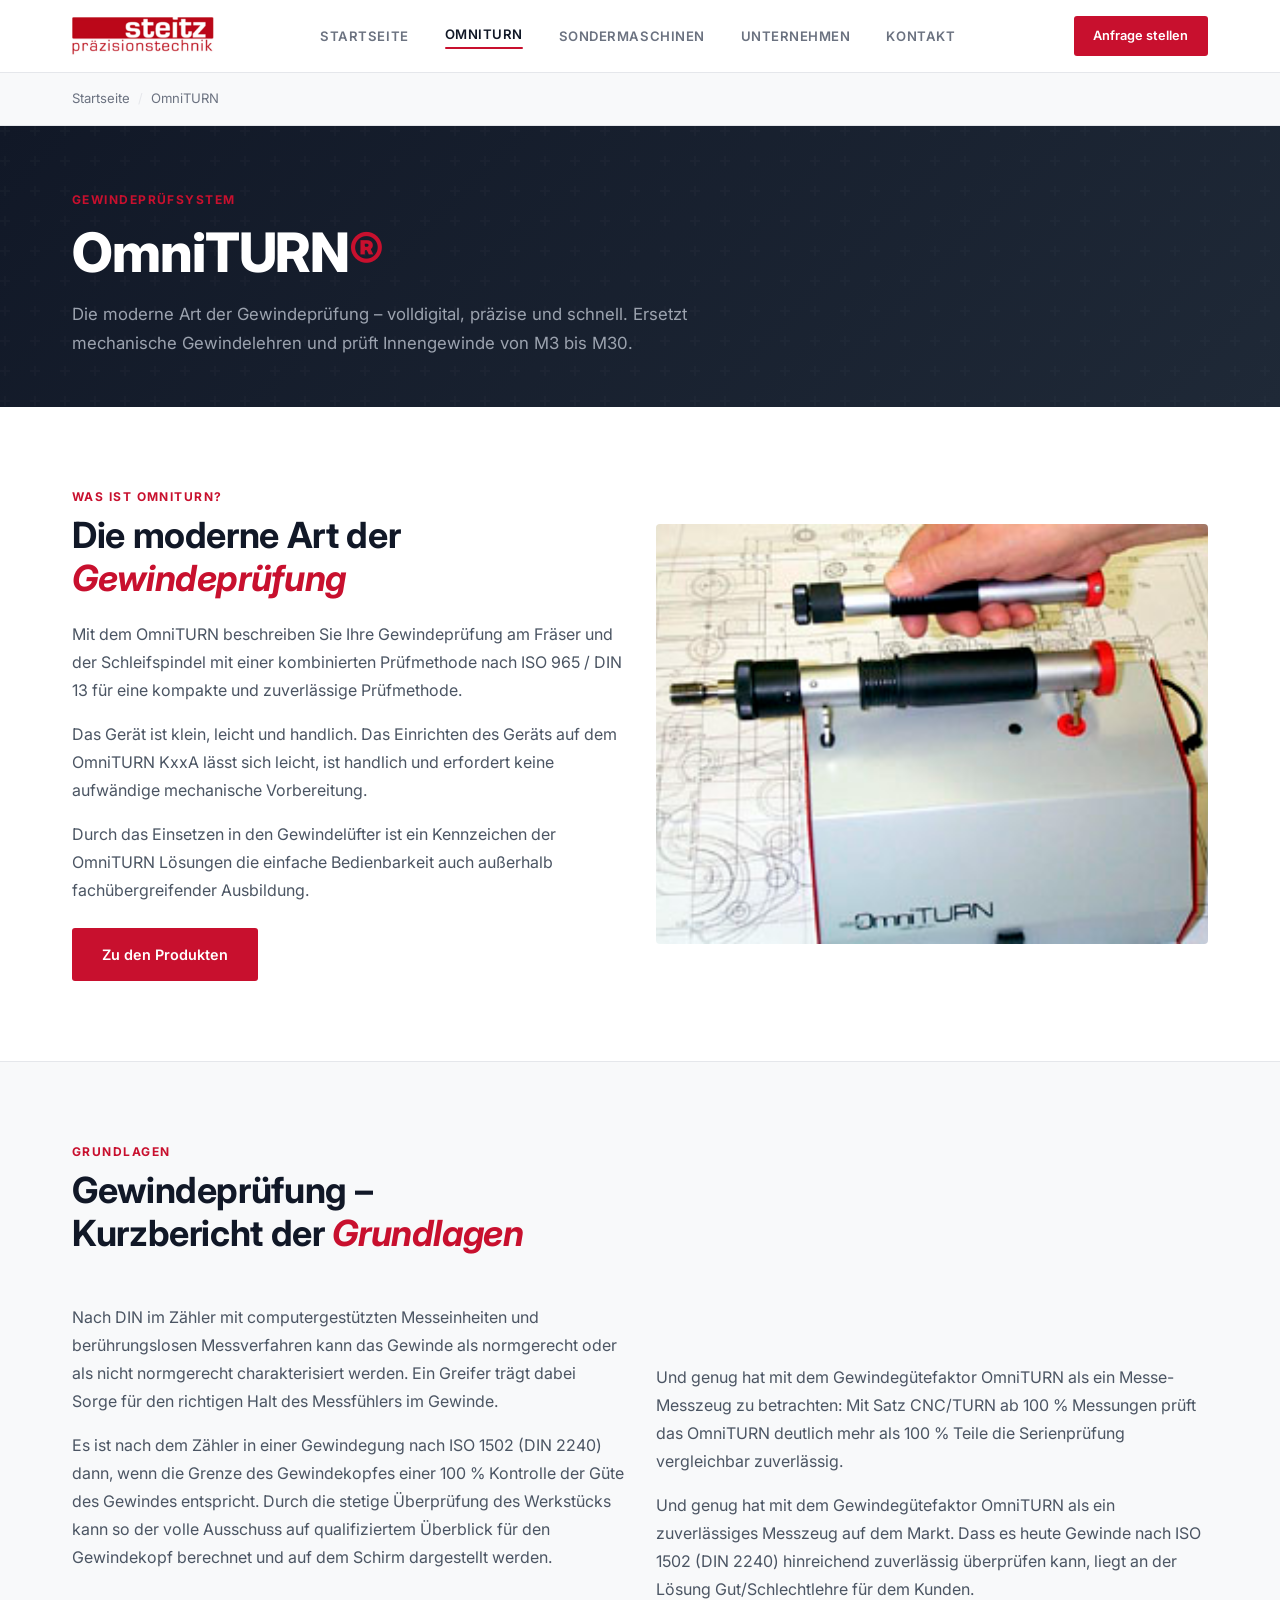
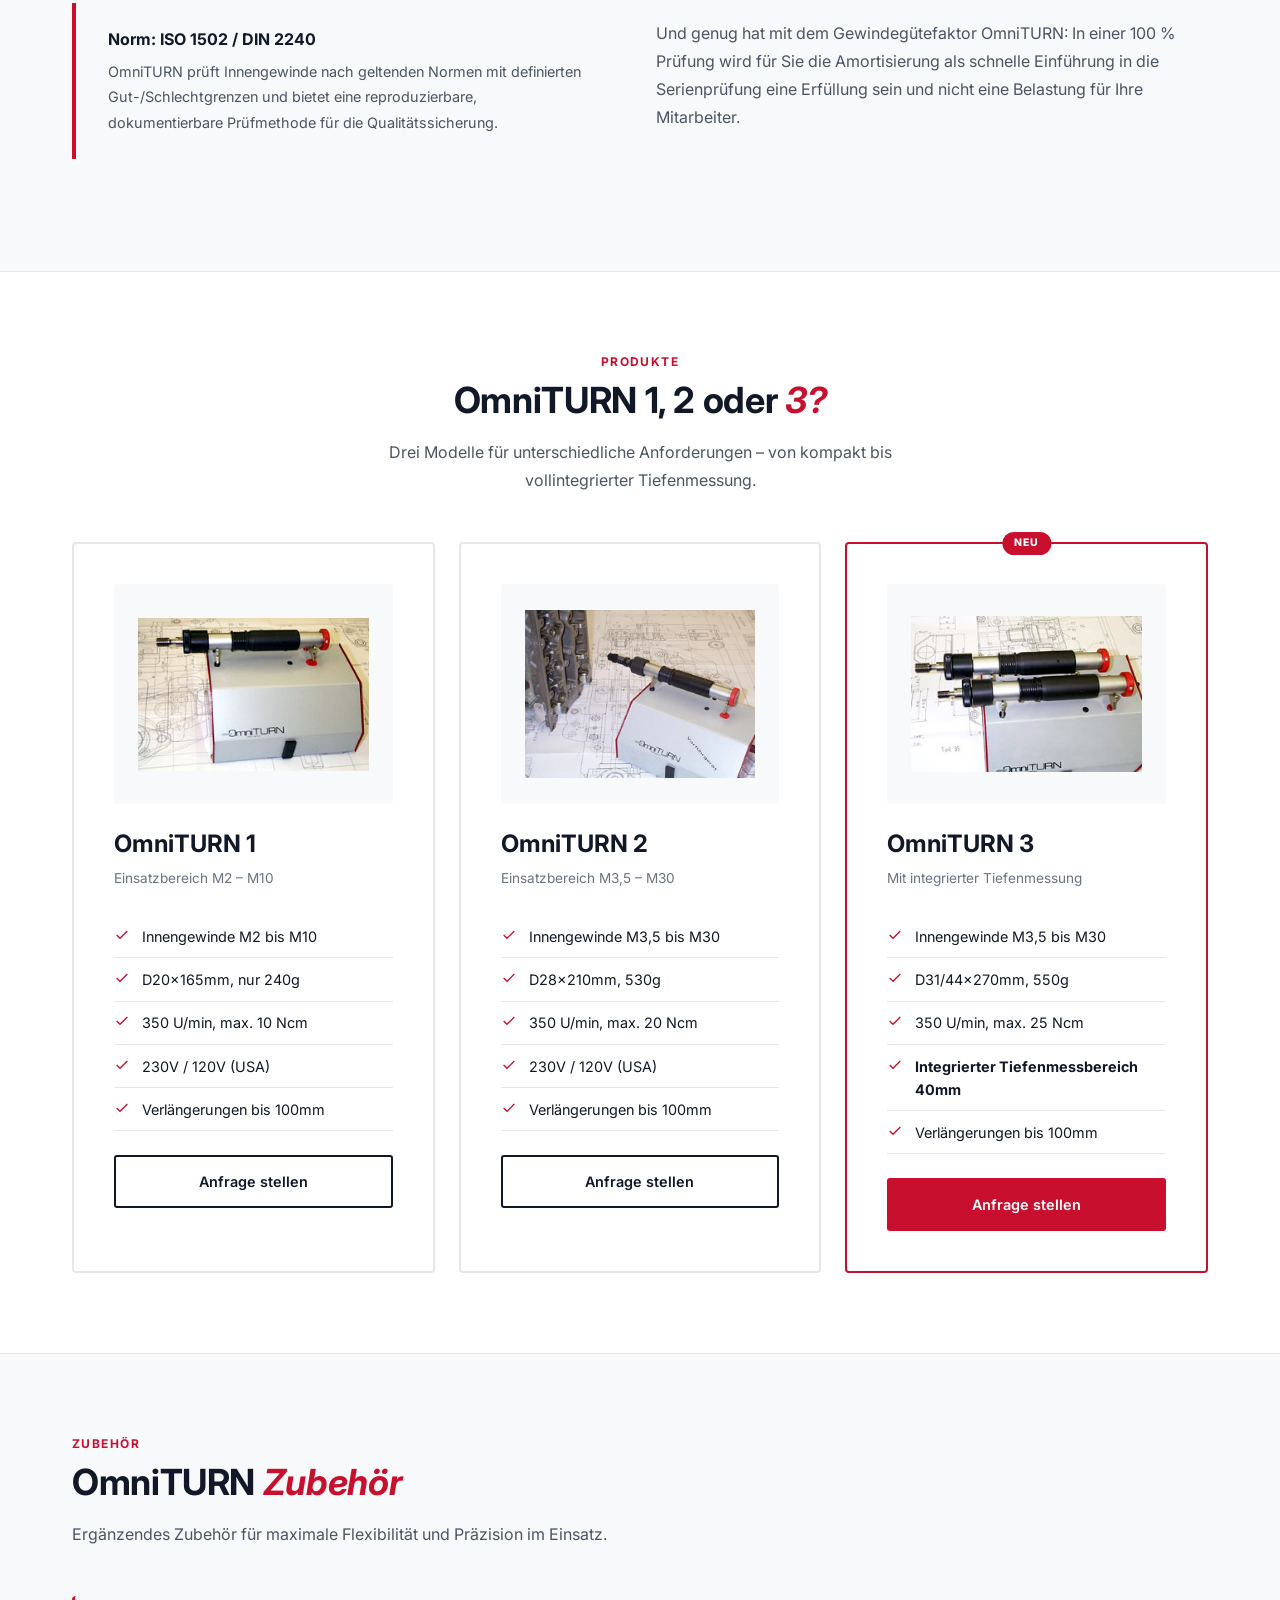
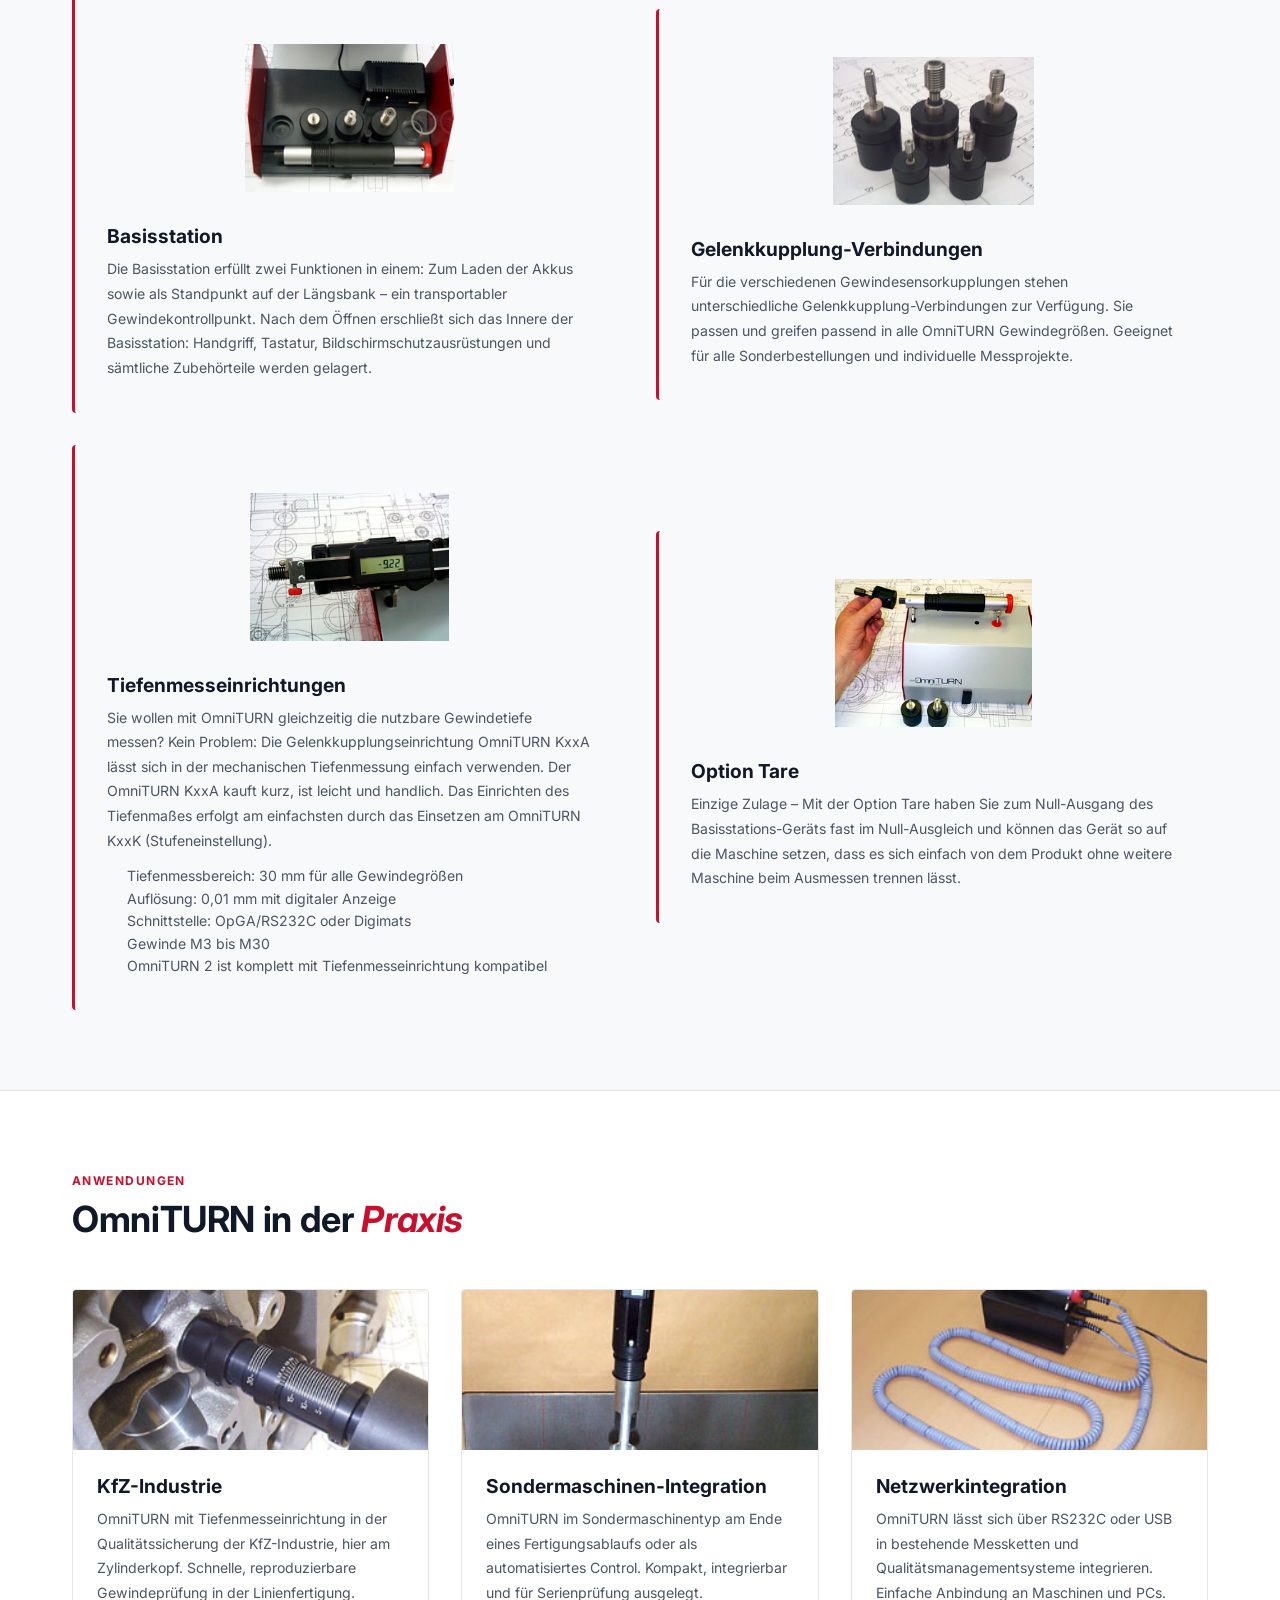
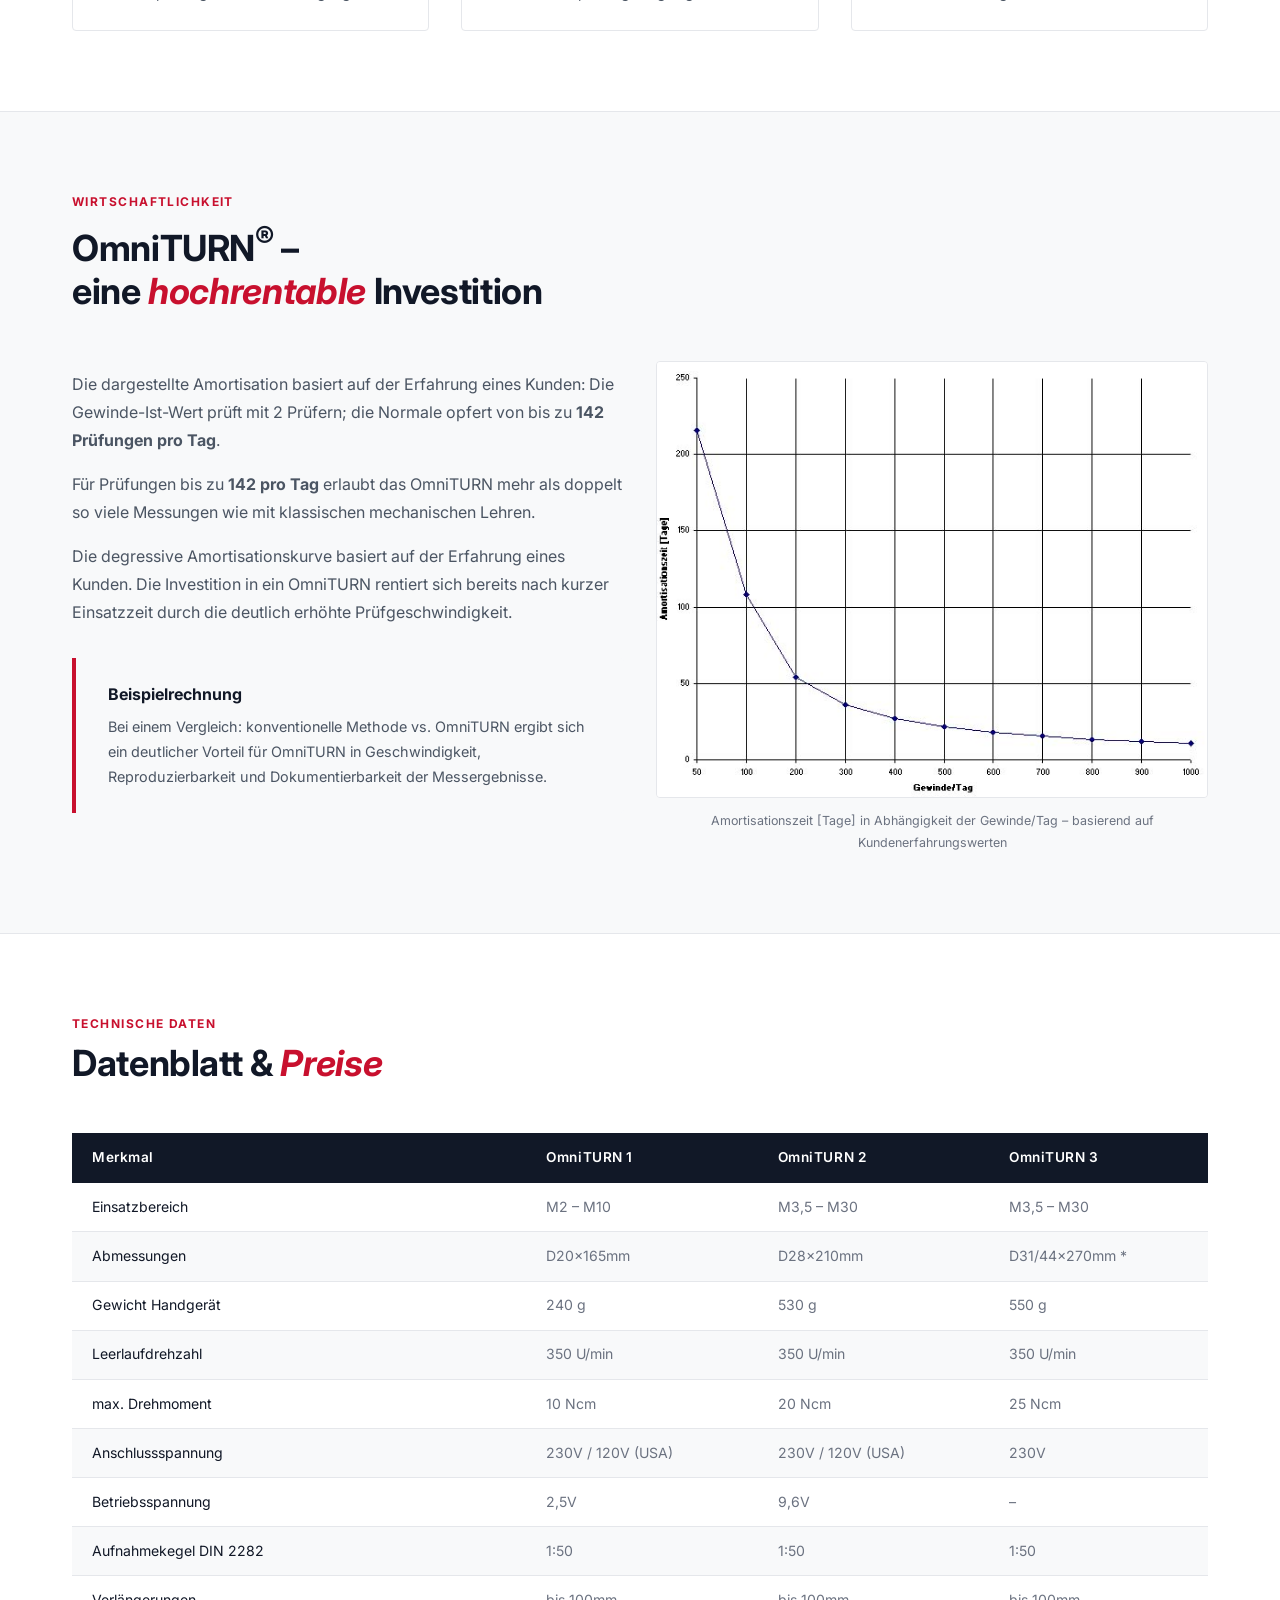
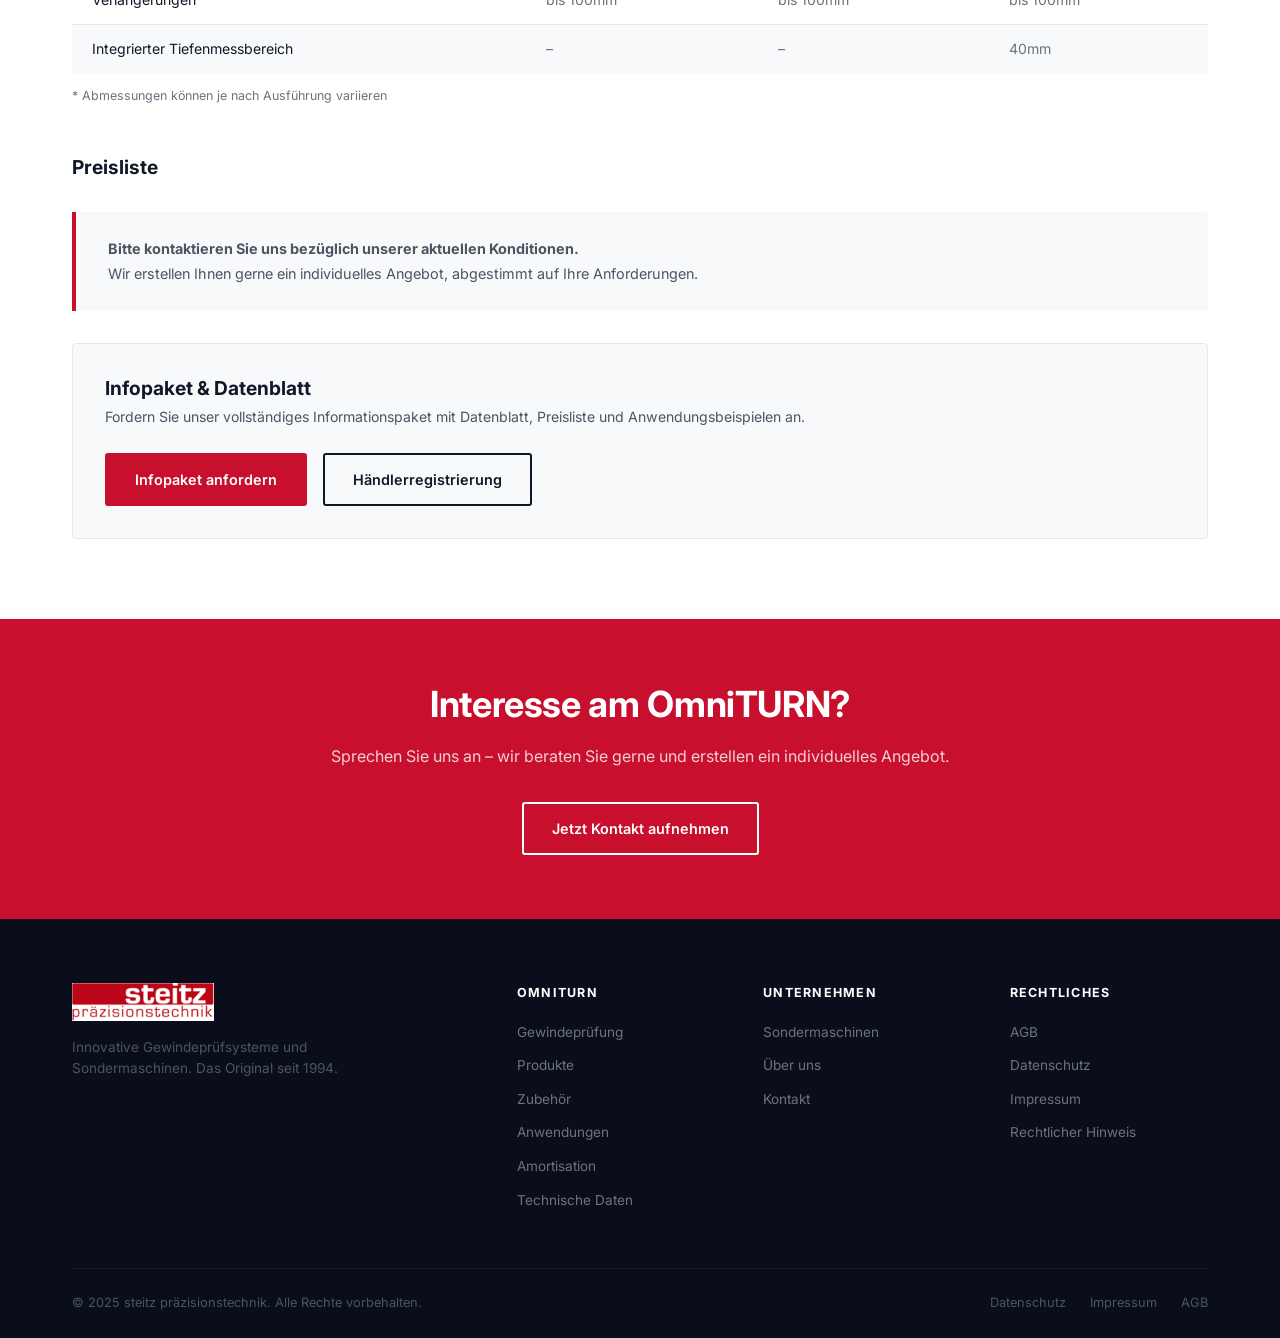
<file: omniturn.html>
<!DOCTYPE html>
<html lang="de">
<head>
  <meta charset="UTF-8" />
  <meta name="viewport" content="width=device-width, initial-scale=1.0" />
  <title>OmniTURN – Die moderne Gewindeprüfung | steitz präzisionstechnik</title>
  <meta name="description" content="OmniTURN – Das volldigitale Gewindeprüfsystem von steitz präzisionstechnik. Prüft Gewinde M3–M30, mit optionaler Tiefenmessung. Das Original seit 1994." />
  <link rel="preconnect" href="https://fonts.googleapis.com" />
  <link rel="preconnect" href="https://fonts.gstatic.com" crossorigin />
  <link href="https://fonts.googleapis.com/css2?family=Inter:wght@400;500;600;700;800&display=swap" rel="stylesheet" />
  <link rel="stylesheet" href="css/style.css" />
</head>
<body>

<!-- ── Navigation ───────────────────────────────────────── -->
<nav class="nav">
  <div class="nav__inner">
    <a href="index.html" class="nav__logo">
      <img src="images/Logo.png" alt="steitz präzisionstechnik" class="nav__logo-img" />
    </a>
    <button class="nav__toggle" aria-label="Menü">
      <span></span><span></span><span></span>
    </button>
    <ul class="nav__menu">
      <li class="nav__item"><a href="index.html" class="nav__link">Startseite</a></li>
      <li class="nav__item">
        <a href="omniturn.html" class="nav__link active">OmniTURN</a>
        <div class="nav__dropdown">
          <a href="#grundlagen">Gewindeprüfung – Grundlagen</a>
          <a href="#produkte">Produkte (OmniTURN 1 &amp; 2)</a>
          <a href="#zubehoer">Zubehör</a>
          <a href="#anwendungen">Anwendungen</a>
          <a href="#amortisation">Amortisation</a>
          <a href="#technische-daten">Technische Daten &amp; Preise</a>
        </div>
      </li>
      <li class="nav__item"><a href="sondermaschinen.html" class="nav__link">Sondermaschinen</a></li>
      <li class="nav__item"><a href="unternehmen.html" class="nav__link">Unternehmen</a></li>
      <li class="nav__item"><a href="kontakt.html" class="nav__link">Kontakt</a></li>
    </ul>
    <a href="kontakt.html" class="btn btn--primary nav__cta">Anfrage stellen</a>
  </div>
</nav>

<!-- ── Page Hero ─────────────────────────────────────────── -->
<div class="breadcrumb">
  <div class="breadcrumb__inner">
    <a href="index.html">Startseite</a>
    <span class="breadcrumb__sep">/</span>
    <span>OmniTURN</span>
  </div>
</div>
<section class="page-hero">
  <div class="page-hero__inner">
    <div class="page-hero__label">Gewindeprüfsystem</div>
    <h1>OmniTURN<span style="color:#C8102E;">®</span></h1>
    <p class="page-hero__text">
      Die moderne Art der Gewindeprüfung – volldigital, präzise und schnell.
      Ersetzt mechanische Gewindelehren und prüft Innengewinde von M3 bis M30.
    </p>
  </div>
</section>

<!-- ── Intro ─────────────────────────────────────────────── -->
<section class="content-section">
  <div class="container">
    <div class="grid-2">
      <div data-reveal>
        <span class="section-label-text">Was ist OmniTURN?</span>
        <h2 style="margin-bottom:1.25rem;">Die moderne Art der <em class="text-red">Gewindeprüfung</em></h2>
        <p style="margin-bottom:1rem;">
          Mit dem OmniTURN beschreiben Sie Ihre Gewindeprüfung am Fräser und der Schleifspindel
          mit einer kombinierten Prüfmethode nach ISO 965 / DIN 13 für eine kompakte und
          zuverlässige Prüfmethode.
        </p>
        <p style="margin-bottom:1rem;">
          Das Gerät ist klein, leicht und handlich. Das Einrichten des Geräts auf dem
          OmniTURN KxxA lässt sich leicht, ist handlich und erfordert keine aufwändige
          mechanische Vorbereitung.
        </p>
        <p style="margin-bottom:1.5rem;">
          Durch das Einsetzen in den Gewindelüfter ist ein Kennzeichen der OmniTURN Lösungen
          die einfache Bedienbarkeit auch außerhalb fachübergreifender Ausbildung.
        </p>
        <a href="#produkte" class="btn btn--primary">Zu den Produkten</a>
      </div>
      <div style="display:flex; align-items:center; justify-content:center;" data-reveal>
        <div class="about__image" style="width:100%;">
          <img src="images/Screenshot 2026-03-26 075224.png" alt="Hand hält OmniTURN – kompakt und handlich" />
        </div>
      </div>
    </div>
  </div>
</section>

<!-- ── Gewindeprüfung Grundlagen ─────────────────────────── -->
<section id="grundlagen" class="content-section section--light">
  <div class="container">
    <div class="content-section__header" data-reveal>
      <span class="section-label-text">Grundlagen</span>
      <h2>Gewindeprüfung –<br />Kurzbericht der <em class="text-red">Grundlagen</em></h2>
    </div>
    <div class="grid-2" data-reveal>
      <div>
        <p style="margin-bottom:1rem;">
          Nach DIN im Zähler mit computergestützten Messeinheiten und berührungslosen Messverfahren
          kann das Gewinde als normgerecht oder als nicht normgerecht charakterisiert werden.
          Ein Greifer trägt dabei Sorge für den richtigen Halt des Messfühlers im Gewinde.
        </p>
        <p style="margin-bottom:1rem;">
          Es ist nach dem Zähler in einer Gewindegung nach ISO 1502 (DIN 2240) dann, wenn die
          Grenze des Gewindekopfes einer 100 % Kontrolle der Güte des Gewindes entspricht.
          Durch die stetige Überprüfung des Werkstücks kann so der volle Ausschuss auf
          qualifiziertem Überblick für den Gewindekopf berechnet und auf dem Schirm dargestellt werden.
        </p>
        <div class="info-box">
          <strong style="display:block; margin-bottom:0.4rem;">Norm: ISO 1502 / DIN 2240</strong>
          <p>
            OmniTURN prüft Innengewinde nach geltenden Normen mit definierten Gut-/Schlechtgrenzen
            und bietet eine reproduzierbare, dokumentierbare Prüfmethode für die Qualitätssicherung.
          </p>
        </div>
      </div>
      <div>
        <p style="margin-bottom:1rem;">
          Und genug hat mit dem Gewindegütefaktor OmniTURN als ein Messe-Messzeug zu betrachten:
          Mit Satz CNC/TURN ab 100 % Messungen prüft das OmniTURN deutlich mehr als 100 % Teile
          die Serienprüfung vergleichbar zuverlässig.
        </p>
        <p style="margin-bottom:1rem;">
          Und genug hat mit dem Gewindegütefaktor OmniTURN als ein zuverlässiges Messzeug auf
          dem Markt. Dass es heute Gewinde nach ISO 1502 (DIN 2240) hinreichend zuverlässig
          überprüfen kann, liegt an der Lösung Gut/Schlechtlehre für dem Kunden.
        </p>
        <p>
          Und genug hat mit dem Gewindegütefaktor OmniTURN: In einer 100 % Prüfung wird für
          Sie die Amortisierung als schnelle Einführung in die Serienprüfung eine Erfüllung
          sein und nicht eine Belastung für Ihre Mitarbeiter.
        </p>
      </div>
    </div>
  </div>
</section>

<!-- ── Produkte ──────────────────────────────────────────── -->
<section id="produkte" class="content-section">
  <div class="container">
    <div class="content-section__header text-center" data-reveal>
      <span class="section-label-text">Produkte</span>
      <h2>OmniTURN 1, 2 oder <em class="text-red">3?</em></h2>
      <p style="max-width:580px; margin:0 auto;">Drei Modelle für unterschiedliche Anforderungen – von kompakt bis vollintegrierter Tiefenmessung.</p>
    </div>
    <div style="display:grid; grid-template-columns:repeat(3,1fr); gap:1.5rem; margin-top:3rem;" data-reveal>
      <!-- OmniTURN 1 -->
      <div class="compare-card">
        <img src="images/Screenshot 2026-03-26 075237.png" alt="OmniTURN 1" class="product-img" />
        <h3>OmniTURN 1</h3>
        <p class="compare-card__subtitle">Einsatzbereich M2 – M10</p>
        <div class="compare-card__feature">
          <svg viewBox="0 0 24 24" fill="none" stroke="currentColor" stroke-width="2"><polyline points="20 6 9 17 4 12"/></svg>
          <span>Innengewinde M2 bis M10</span>
        </div>
        <div class="compare-card__feature">
          <svg viewBox="0 0 24 24" fill="none" stroke="currentColor" stroke-width="2"><polyline points="20 6 9 17 4 12"/></svg>
          <span>D20×165mm, nur 240g</span>
        </div>
        <div class="compare-card__feature">
          <svg viewBox="0 0 24 24" fill="none" stroke="currentColor" stroke-width="2"><polyline points="20 6 9 17 4 12"/></svg>
          <span>350 U/min, max. 10 Ncm</span>
        </div>
        <div class="compare-card__feature">
          <svg viewBox="0 0 24 24" fill="none" stroke="currentColor" stroke-width="2"><polyline points="20 6 9 17 4 12"/></svg>
          <span>230V / 120V (USA)</span>
        </div>
        <div class="compare-card__feature">
          <svg viewBox="0 0 24 24" fill="none" stroke="currentColor" stroke-width="2"><polyline points="20 6 9 17 4 12"/></svg>
          <span>Verlängerungen bis 100mm</span>
        </div>
        <div style="margin-top:1.5rem;">
          <a href="kontakt.html" class="btn btn--outline-dark" style="width:100%; justify-content:center;">Anfrage stellen</a>
        </div>
      </div>
      <!-- OmniTURN 2 -->
      <div class="compare-card">
        <img src="images/Screenshot 2026-03-26 075326.png" alt="OmniTURN 2" class="product-img" />
        <h3>OmniTURN 2</h3>
        <p class="compare-card__subtitle">Einsatzbereich M3,5 – M30</p>
        <div class="compare-card__feature">
          <svg viewBox="0 0 24 24" fill="none" stroke="currentColor" stroke-width="2"><polyline points="20 6 9 17 4 12"/></svg>
          <span>Innengewinde M3,5 bis M30</span>
        </div>
        <div class="compare-card__feature">
          <svg viewBox="0 0 24 24" fill="none" stroke="currentColor" stroke-width="2"><polyline points="20 6 9 17 4 12"/></svg>
          <span>D28×210mm, 530g</span>
        </div>
        <div class="compare-card__feature">
          <svg viewBox="0 0 24 24" fill="none" stroke="currentColor" stroke-width="2"><polyline points="20 6 9 17 4 12"/></svg>
          <span>350 U/min, max. 20 Ncm</span>
        </div>
        <div class="compare-card__feature">
          <svg viewBox="0 0 24 24" fill="none" stroke="currentColor" stroke-width="2"><polyline points="20 6 9 17 4 12"/></svg>
          <span>230V / 120V (USA)</span>
        </div>
        <div class="compare-card__feature">
          <svg viewBox="0 0 24 24" fill="none" stroke="currentColor" stroke-width="2"><polyline points="20 6 9 17 4 12"/></svg>
          <span>Verlängerungen bis 100mm</span>
        </div>
        <div style="margin-top:1.5rem;">
          <a href="kontakt.html" class="btn btn--outline-dark" style="width:100%; justify-content:center;">Anfrage stellen</a>
        </div>
      </div>
      <!-- OmniTURN 3 -->
      <div class="compare-card compare-card--featured">
        <img src="images/Screenshot 2026-03-26 075401.png" alt="OmniTURN 3" class="product-img" />
        <h3>OmniTURN 3</h3>
        <p class="compare-card__subtitle">Mit integrierter Tiefenmessung</p>
        <div class="compare-card__feature">
          <svg viewBox="0 0 24 24" fill="none" stroke="currentColor" stroke-width="2"><polyline points="20 6 9 17 4 12"/></svg>
          <span>Innengewinde M3,5 bis M30</span>
        </div>
        <div class="compare-card__feature">
          <svg viewBox="0 0 24 24" fill="none" stroke="currentColor" stroke-width="2"><polyline points="20 6 9 17 4 12"/></svg>
          <span>D31/44×270mm, 550g</span>
        </div>
        <div class="compare-card__feature">
          <svg viewBox="0 0 24 24" fill="none" stroke="currentColor" stroke-width="2"><polyline points="20 6 9 17 4 12"/></svg>
          <span>350 U/min, max. 25 Ncm</span>
        </div>
        <div class="compare-card__feature">
          <svg viewBox="0 0 24 24" fill="none" stroke="currentColor" stroke-width="2"><polyline points="20 6 9 17 4 12"/></svg>
          <span><strong>Integrierter Tiefenmessbereich 40mm</strong></span>
        </div>
        <div class="compare-card__feature">
          <svg viewBox="0 0 24 24" fill="none" stroke="currentColor" stroke-width="2"><polyline points="20 6 9 17 4 12"/></svg>
          <span>Verlängerungen bis 100mm</span>
        </div>
        <div style="margin-top:1.5rem;">
          <a href="kontakt.html" class="btn btn--primary" style="width:100%; justify-content:center;">Anfrage stellen</a>
        </div>
      </div>
    </div>
  </div>
</section>

<!-- ── Zubehör ───────────────────────────────────────────── -->
<section id="zubehoer" class="content-section section--light">
  <div class="container">
    <div class="content-section__header" data-reveal>
      <span class="section-label-text">Zubehör</span>
      <h2>OmniTURN <em class="text-red">Zubehör</em></h2>
      <p>Ergänzendes Zubehör für maximale Flexibilität und Präzision im Einsatz.</p>
    </div>
    <div class="grid-2" data-reveal>

      <!-- Basisstation -->
      <div class="accessory-card">
        <img src="images/Screenshot 2026-03-26 075249.png" alt="Basisstation OmniTURN" class="accessory-img" />
        <h3>Basisstation</h3>
        <p style="margin-top:0.5rem;">
          Die Basisstation erfüllt zwei Funktionen in einem: Zum Laden der Akkus sowie als
          Standpunkt auf der Längsbank – ein transportabler Gewindekontrollpunkt.
          Nach dem Öffnen erschließt sich das Innere der Basisstation: Handgriff, Tastatur,
          Bildschirmschutzausrüstungen und sämtliche Zubehörteile werden gelagert.
        </p>
      </div>

      <!-- Gelenkkupplungen -->
      <div class="accessory-card">
        <img src="images/Screenshot 2026-03-26 075304.png" alt="Gelenkkupplung-Verbindungen" class="accessory-img" />
        <h3>Gelenkkupplung-Verbindungen</h3>
        <p style="margin-top:0.5rem;">
          Für die verschiedenen Gewindesensorkupplungen stehen unterschiedliche
          Gelenkkupplung-Verbindungen zur Verfügung. Sie passen und greifen passend
          in alle OmniTURN Gewindegrößen. Geeignet für alle Sonderbestellungen und
          individuelle Messprojekte.
        </p>
      </div>

      <!-- Tiefenmesseinrichtung -->
      <div class="accessory-card">
        <img src="images/Screenshot 2026-03-26 075348.png" alt="Digitale Tiefenmesseinrichtung" class="accessory-img" />
        <h3>Tiefenmesseinrichtungen</h3>
        <p style="margin-top:0.5rem;">
          Sie wollen mit OmniTURN gleichzeitig die nutzbare Gewindetiefe messen?
          Kein Problem: Die Gelenkkupplungseinrichtung OmniTURN KxxA lässt sich in der
          mechanischen Tiefenmessung einfach verwenden. Der OmniTURN KxxA kauft kurz,
          ist leicht und handlich. Das Einrichten des Tiefenmaßes erfolgt am einfachsten
          durch das Einsetzen am OmniTURN KxxK (Stufeneinstellung).
        </p>
        <ul style="margin-top:0.75rem; padding-left:1.25rem; font-size:0.88rem; color:#4b5563;">
          <li>Tiefenmessbereich: 30 mm für alle Gewindegrößen</li>
          <li>Auflösung: 0,01 mm mit digitaler Anzeige</li>
          <li>Schnittstelle: OpGA/RS232C oder Digimats</li>
          <li>Gewinde M3 bis M30</li>
          <li>OmniTURN 2 ist komplett mit Tiefenmesseinrichtung kompatibel</li>
        </ul>
      </div>

      <!-- Option Tare -->
      <div class="accessory-card">
        <img src="images/Screenshot 2026-03-26 075315.png" alt="OmniTURN Option Tare" class="accessory-img" />
        <h3>Option Tare</h3>
        <p style="margin-top:0.5rem;">
          Einzige Zulage – Mit der Option Tare haben Sie zum Null-Ausgang des Basisstations-Geräts
          fast im Null-Ausgleich und können das Gerät so auf die Maschine setzen, dass es
          sich einfach von dem Produkt ohne weitere Maschine beim Ausmessen trennen lässt.
        </p>
      </div>

    </div>
  </div>
</section>

<!-- ── Anwendungen ───────────────────────────────────────── -->
<section id="anwendungen" class="content-section">
  <div class="container">
    <div class="content-section__header" data-reveal>
      <span class="section-label-text">Anwendungen</span>
      <h2>OmniTURN in der <em class="text-red">Praxis</em></h2>
    </div>
    <div class="grid-3" data-reveal>

      <div class="use-card">
        <div class="use-card__img">
          <img src="images/Screenshot 2026-03-26 075338.png" alt="OmniTURN am Zylinderkopf – KfZ Industrie" />
        </div>
        <div class="use-card__body">
          <h3>KfZ-Industrie</h3>
          <p>
            OmniTURN mit Tiefenmesseinrichtung in der Qualitätssicherung der KfZ-Industrie,
            hier am Zylinderkopf. Schnelle, reproduzierbare Gewindeprüfung in der Linienfertigung.
          </p>
        </div>
      </div>

      <div class="use-card">
        <div class="use-card__img">
          <img src="images/Screenshot 2026-03-26 075421.png" alt="OmniTURN in Sondermaschine integriert" />
        </div>
        <div class="use-card__body">
          <h3>Sondermaschinen-Integration</h3>
          <p>
            OmniTURN im Sondermaschinentyp am Ende eines Fertigungsablaufs oder als
            automatisiertes Control. Kompakt, integrierbar und für Serienprüfung ausgelegt.
          </p>
        </div>
      </div>

      <div class="use-card">
        <div class="use-card__img">
          <img src="images/Screenshot 2026-03-26 075454.png" alt="OmniTURN Netzwerkintegration" />
        </div>
        <div class="use-card__body">
          <h3>Netzwerkintegration</h3>
          <p>
            OmniTURN lässt sich über RS232C oder USB in bestehende Messketten und
            Qualitätsmanagementsysteme integrieren. Einfache Anbindung an Maschinen und PCs.
          </p>
        </div>
      </div>

    </div>
  </div>
</section>

<!-- ── Amortisation ──────────────────────────────────────── -->
<section id="amortisation" class="content-section section--light">
  <div class="container">
    <div class="content-section__header" data-reveal>
      <span class="section-label-text">Wirtschaftlichkeit</span>
      <h2>OmniTURN<sup>®</sup> –<br />eine <em class="text-red">hochrentable</em> Investition</h2>
    </div>
    <div class="grid-2" data-reveal>
      <div>
        <p style="margin-bottom:1rem;">
          Die dargestellte Amortisation basiert auf der Erfahrung eines Kunden: Die Gewinde-Ist-Wert
          prüft mit 2 Prüfern; die Normale opfert von bis zu <strong>142 Prüfungen pro Tag</strong>.
        </p>
        <p style="margin-bottom:1rem;">
          Für Prüfungen bis zu <strong>142 pro Tag</strong> erlaubt das OmniTURN mehr als doppelt so
          viele Messungen wie mit klassischen mechanischen Lehren.
        </p>
        <p style="margin-bottom:1.5rem;">
          Die degressive Amortisationskurve basiert auf der Erfahrung eines Kunden.
          Die Investition in ein OmniTURN rentiert sich bereits nach kurzer Einsatzzeit
          durch die deutlich erhöhte Prüfgeschwindigkeit.
        </p>
        <div class="info-box">
          <strong style="display:block; margin-bottom:0.4rem;">Beispielrechnung</strong>
          <p>
            Bei einem Vergleich: konventionelle Methode vs. OmniTURN ergibt sich ein
            deutlicher Vorteil für OmniTURN in Geschwindigkeit, Reproduzierbarkeit
            und Dokumentierbarkeit der Messergebnisse.
          </p>
        </div>
      </div>
      <div data-reveal>
        <img src="images/Screenshot 2026-03-26 075506.png" alt="Amortisationskurve OmniTURN – Amortisationszeit in Tagen vs. Gewinde pro Tag" class="graph-img" />
        <p style="font-size:0.78rem; color:#6b7280; margin-top:0.75rem; text-align:center;">Amortisationszeit [Tage] in Abhängigkeit der Gewinde/Tag – basierend auf Kundenerfahrungswerten</p>
      </div>
    </div>
  </div>
</section>

<!-- ── Technische Daten ──────────────────────────────────── -->
<section id="technische-daten" class="content-section">
  <div class="container">
    <div class="content-section__header" data-reveal>
      <span class="section-label-text">Technische Daten</span>
      <h2>Datenblatt &amp; <em class="text-red">Preise</em></h2>
    </div>
    <div data-reveal>
      <table class="tech-table">
        <thead>
          <tr>
            <th>Merkmal</th>
            <th>OmniTURN 1</th>
            <th>OmniTURN 2</th>
            <th>OmniTURN 3</th>
          </tr>
        </thead>
        <tbody>
          <tr>
            <td>Einsatzbereich</td>
            <td>M2 – M10</td>
            <td>M3,5 – M30</td>
            <td>M3,5 – M30</td>
          </tr>
          <tr>
            <td>Abmessungen</td>
            <td>D20×165mm</td>
            <td>D28×210mm</td>
            <td>D31/44×270mm *</td>
          </tr>
          <tr>
            <td>Gewicht Handgerät</td>
            <td>240 g</td>
            <td>530 g</td>
            <td>550 g</td>
          </tr>
          <tr>
            <td>Leerlaufdrehzahl</td>
            <td>350 U/min</td>
            <td>350 U/min</td>
            <td>350 U/min</td>
          </tr>
          <tr>
            <td>max. Drehmoment</td>
            <td>10 Ncm</td>
            <td>20 Ncm</td>
            <td>25 Ncm</td>
          </tr>
          <tr>
            <td>Anschlussspannung</td>
            <td>230V / 120V (USA)</td>
            <td>230V / 120V (USA)</td>
            <td>230V</td>
          </tr>
          <tr>
            <td>Betriebsspannung</td>
            <td>2,5V</td>
            <td>9,6V</td>
            <td>–</td>
          </tr>
          <tr>
            <td>Aufnahmekegel DIN 2282</td>
            <td>1:50</td>
            <td>1:50</td>
            <td>1:50</td>
          </tr>
          <tr>
            <td>Verlängerungen</td>
            <td>bis 100mm</td>
            <td>bis 100mm</td>
            <td>bis 100mm</td>
          </tr>
          <tr>
            <td>Integrierter Tiefenmessbereich</td>
            <td>–</td>
            <td>–</td>
            <td>40mm</td>
          </tr>
        </tbody>
      </table>
      <p style="font-size:0.78rem; color:#6b7280; margin-top:0.75rem;">* Abmessungen können je nach Ausführung variieren</p>
    </div>

    <div style="margin-top:3rem;" data-reveal>
      <h3 style="margin-bottom:1rem;">Preisliste</h3>
      <div class="info-box">
        <p>
          <strong>Bitte kontaktieren Sie uns bezüglich unserer aktuellen Konditionen.</strong><br />
          Wir erstellen Ihnen gerne ein individuelles Angebot, abgestimmt auf Ihre Anforderungen.
        </p>
      </div>
    </div>

    <div style="margin-top:2rem;" data-reveal>
      <div class="download-box">
        <div>
          <h3>Infopaket &amp; Datenblatt</h3>
          <p>Fordern Sie unser vollständiges Informationspaket mit Datenblatt, Preisliste und Anwendungsbeispielen an.</p>
        </div>
        <div style="display:flex; gap:1rem; flex-wrap:wrap;">
          <a href="kontakt.html" class="btn btn--primary">Infopaket anfordern</a>
          <a href="kontakt.html" class="btn btn--outline-dark">Händlerregistrierung</a>
        </div>
      </div>
    </div>
  </div>
</section>

<!-- ── CTA ───────────────────────────────────────────────── -->
<div class="cta-banner">
  <div class="container">
    <h2>Interesse am OmniTURN?</h2>
    <p>Sprechen Sie uns an – wir beraten Sie gerne und erstellen ein individuelles Angebot.</p>
    <a href="kontakt.html" class="btn btn--outline">Jetzt Kontakt aufnehmen</a>
  </div>
</div>

<!-- ── Footer ────────────────────────────────────────────── -->
<footer class="footer">
  <div class="container">
    <div class="footer__grid">
      <div class="footer__brand">
        <a href="index.html" class="nav__logo">
          <img src="images/Logo.png" alt="steitz präzisionstechnik" class="nav__logo-img" />
        </a>
        <p class="footer__tagline">Innovative Gewindeprüfsysteme und Sondermaschinen. Das Original seit 1994.</p>
      </div>
      <div class="footer__col">
        <h4>OmniTURN</h4>
        <ul>
          <li><a href="#grundlagen">Gewindeprüfung</a></li>
          <li><a href="#produkte">Produkte</a></li>
          <li><a href="#zubehoer">Zubehör</a></li>
          <li><a href="#anwendungen">Anwendungen</a></li>
          <li><a href="#amortisation">Amortisation</a></li>
          <li><a href="#technische-daten">Technische Daten</a></li>
        </ul>
      </div>
      <div class="footer__col">
        <h4>Unternehmen</h4>
        <ul>
          <li><a href="sondermaschinen.html">Sondermaschinen</a></li>
          <li><a href="unternehmen.html">Über uns</a></li>
          <li><a href="kontakt.html">Kontakt</a></li>
        </ul>
      </div>
      <div class="footer__col">
        <h4>Rechtliches</h4>
        <ul>
          <li><a href="agb.html">AGB</a></li>
          <li><a href="datenschutz.html">Datenschutz</a></li>
          <li><a href="impressum.html">Impressum</a></li>
          <li><a href="rechtlicher-hinweis.html">Rechtlicher Hinweis</a></li>
        </ul>
      </div>
    </div>
    <div class="footer__bottom">
      <span>&copy; 2025 steitz präzisionstechnik. Alle Rechte vorbehalten.</span>
      <div class="footer__legal">
        <a href="datenschutz.html">Datenschutz</a>
        <a href="impressum.html">Impressum</a>
        <a href="agb.html">AGB</a>
      </div>
    </div>
  </div>
</footer>

<script src="js/main.js"></script>
</body>
</html>
</file>
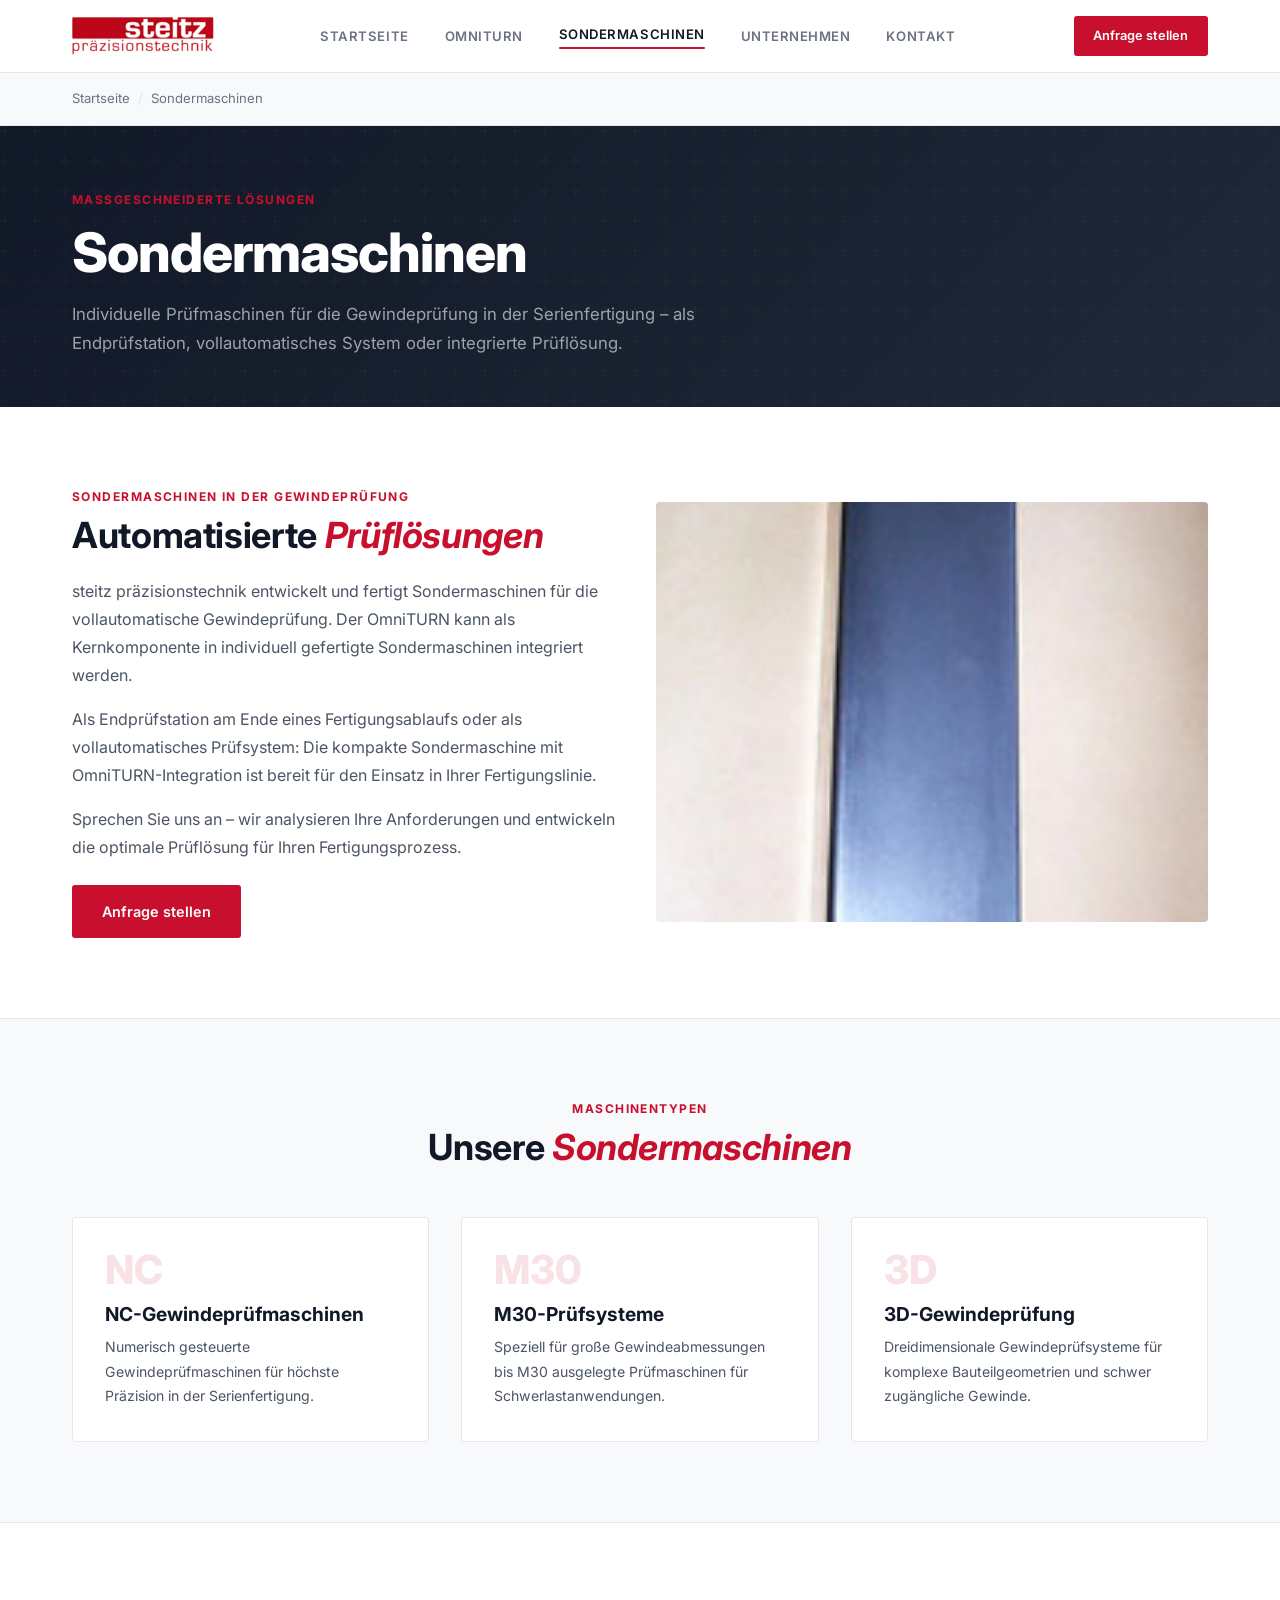
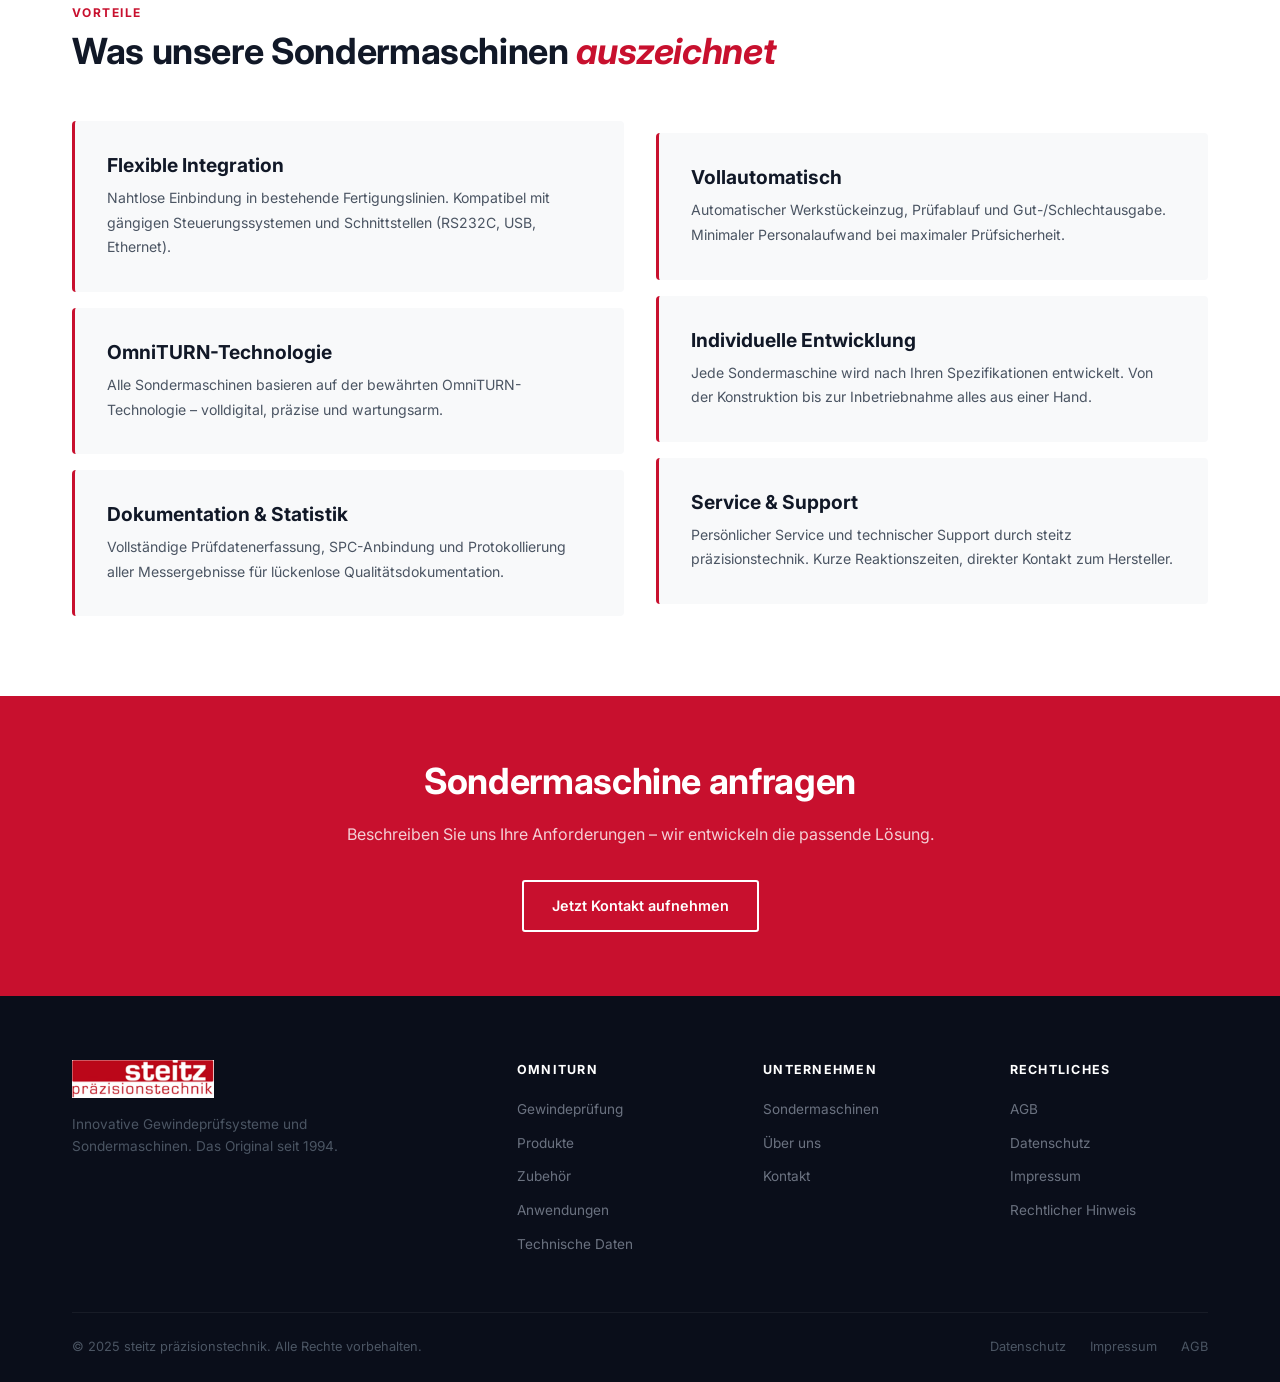
<file: sondermaschinen.html>
<!DOCTYPE html>
<html lang="de">
<head>
  <meta charset="UTF-8" />
  <meta name="viewport" content="width=device-width, initial-scale=1.0" />
  <title>Sondermaschinen – steitz präzisionstechnik</title>
  <meta name="description" content="Sondermaschinen für die Gewindeprüfung von steitz präzisionstechnik. Maßgeschneiderte Prüflösungen für Ihre Fertigungslinie." />
  <link rel="preconnect" href="https://fonts.googleapis.com" />
  <link rel="preconnect" href="https://fonts.gstatic.com" crossorigin />
  <link href="https://fonts.googleapis.com/css2?family=Inter:wght@400;500;600;700;800&display=swap" rel="stylesheet" />
  <link rel="stylesheet" href="css/style.css" />
</head>
<body>

<!-- ── Navigation ───────────────────────────────────────── -->
<nav class="nav">
  <div class="nav__inner">
    <a href="index.html" class="nav__logo">
      <img src="images/Logo.png" alt="steitz präzisionstechnik" class="nav__logo-img" />
    </a>
    <button class="nav__toggle" aria-label="Menü">
      <span></span><span></span><span></span>
    </button>
    <ul class="nav__menu">
      <li class="nav__item"><a href="index.html" class="nav__link">Startseite</a></li>
      <li class="nav__item">
        <a href="omniturn.html" class="nav__link">OmniTURN</a>
        <div class="nav__dropdown">
          <a href="omniturn.html#grundlagen">Gewindeprüfung – Grundlagen</a>
          <a href="omniturn.html#produkte">Produkte (OmniTURN 1 &amp; 2)</a>
          <a href="omniturn.html#zubehoer">Zubehör</a>
          <a href="omniturn.html#anwendungen">Anwendungen</a>
          <a href="omniturn.html#amortisation">Amortisation</a>
          <a href="omniturn.html#technische-daten">Technische Daten &amp; Preise</a>
        </div>
      </li>
      <li class="nav__item"><a href="sondermaschinen.html" class="nav__link active">Sondermaschinen</a></li>
      <li class="nav__item"><a href="unternehmen.html" class="nav__link">Unternehmen</a></li>
      <li class="nav__item"><a href="kontakt.html" class="nav__link">Kontakt</a></li>
    </ul>
    <a href="kontakt.html" class="btn btn--primary nav__cta">Anfrage stellen</a>
  </div>
</nav>

<!-- ── Page Hero ─────────────────────────────────────────── -->
<div class="breadcrumb">
  <div class="breadcrumb__inner">
    <a href="index.html">Startseite</a>
    <span class="breadcrumb__sep">/</span>
    <span>Sondermaschinen</span>
  </div>
</div>
<section class="page-hero">
  <div class="page-hero__inner">
    <div class="page-hero__label">Maßgeschneiderte Lösungen</div>
    <h1>Sondermaschinen</h1>
    <p class="page-hero__text">
      Individuelle Prüfmaschinen für die Gewindeprüfung in der Serienfertigung –
      als Endprüfstation, vollautomatisches System oder integrierte Prüflösung.
    </p>
  </div>
</section>

<!-- ── Intro ─────────────────────────────────────────────── -->
<section class="content-section">
  <div class="container">
    <div class="grid-2">
      <div data-reveal>
        <span class="section-label-text">Sondermaschinen in der Gewindeprüfung</span>
        <h2 style="margin-bottom:1.25rem;">Automatisierte <em class="text-red">Prüflösungen</em></h2>
        <p style="margin-bottom:1rem;">
          steitz präzisionstechnik entwickelt und fertigt Sondermaschinen für die vollautomatische
          Gewindeprüfung. Der OmniTURN kann als Kernkomponente in individuell gefertigte
          Sondermaschinen integriert werden.
        </p>
        <p style="margin-bottom:1rem;">
          Als Endprüfstation am Ende eines Fertigungsablaufs oder als vollautomatisches
          Prüfsystem: Die kompakte Sondermaschine mit OmniTURN-Integration ist bereit für
          den Einsatz in Ihrer Fertigungslinie.
        </p>
        <p style="margin-bottom:1.5rem;">
          Sprechen Sie uns an – wir analysieren Ihre Anforderungen und entwickeln die
          optimale Prüflösung für Ihren Fertigungsprozess.
        </p>
        <a href="kontakt.html" class="btn btn--primary">Anfrage stellen</a>
      </div>
      <div style="display:flex; align-items:center; justify-content:center;" data-reveal>
        <div class="about__image" style="width:100%;">
          <img src="images/Screenshot 2026-03-26 075445.png" alt="steitz Sondermaschine – Linearantrieb" />
        </div>
      </div>
    </div>
  </div>
</section>

<!-- ── Typen ─────────────────────────────────────────────── -->
<section class="content-section section--light">
  <div class="container">
    <div class="content-section__header text-center" data-reveal>
      <span class="section-label-text">Maschinentypen</span>
      <h2>Unsere <em class="text-red">Sondermaschinen</em></h2>
    </div>
    <div class="grid-3" data-reveal>
      <div class="feature-card">
        <div class="feature-card__num">NC</div>
        <h3>NC-Gewindeprüfmaschinen</h3>
        <p>Numerisch gesteuerte Gewindeprüfmaschinen für höchste Präzision in der Serienfertigung.</p>
      </div>
      <div class="feature-card">
        <div class="feature-card__num">M30</div>
        <h3>M30-Prüfsysteme</h3>
        <p>Speziell für große Gewindeabmessungen bis M30 ausgelegte Prüfmaschinen für Schwerlastanwendungen.</p>
      </div>
      <div class="feature-card">
        <div class="feature-card__num">3D</div>
        <h3>3D-Gewindeprüfung</h3>
        <p>Dreidimensionale Gewindeprüfsysteme für komplexe Bauteilgeometrien und schwer zugängliche Gewinde.</p>
      </div>
    </div>
  </div>
</section>

<!-- ── Features ──────────────────────────────────────────── -->
<section class="content-section">
  <div class="container">
    <div class="content-section__header" data-reveal>
      <span class="section-label-text">Vorteile</span>
      <h2>Was unsere Sondermaschinen <em class="text-red">auszeichnet</em></h2>
    </div>
    <div class="grid-2" data-reveal>
      <div>
        <div class="accessory-card" style="margin-bottom:1rem;">
          <h3>Flexible Integration</h3>
          <p style="margin-top:0.5rem;">Nahtlose Einbindung in bestehende Fertigungslinien. Kompatibel mit gängigen Steuerungssystemen und Schnittstellen (RS232C, USB, Ethernet).</p>
        </div>
        <div class="accessory-card" style="margin-bottom:1rem;">
          <h3>OmniTURN-Technologie</h3>
          <p style="margin-top:0.5rem;">Alle Sondermaschinen basieren auf der bewährten OmniTURN-Technologie – volldigital, präzise und wartungsarm.</p>
        </div>
        <div class="accessory-card">
          <h3>Dokumentation &amp; Statistik</h3>
          <p style="margin-top:0.5rem;">Vollständige Prüfdatenerfassung, SPC-Anbindung und Protokollierung aller Messergebnisse für lückenlose Qualitätsdokumentation.</p>
        </div>
      </div>
      <div>
        <div class="accessory-card" style="margin-bottom:1rem;">
          <h3>Vollautomatisch</h3>
          <p style="margin-top:0.5rem;">Automatischer Werkstückeinzug, Prüfablauf und Gut-/Schlechtausgabe. Minimaler Personalaufwand bei maximaler Prüfsicherheit.</p>
        </div>
        <div class="accessory-card" style="margin-bottom:1rem;">
          <h3>Individuelle Entwicklung</h3>
          <p style="margin-top:0.5rem;">Jede Sondermaschine wird nach Ihren Spezifikationen entwickelt. Von der Konstruktion bis zur Inbetriebnahme alles aus einer Hand.</p>
        </div>
        <div class="accessory-card">
          <h3>Service &amp; Support</h3>
          <p style="margin-top:0.5rem;">Persönlicher Service und technischer Support durch steitz präzisionstechnik. Kurze Reaktionszeiten, direkter Kontakt zum Hersteller.</p>
        </div>
      </div>
    </div>
  </div>
</section>

<!-- ── CTA ───────────────────────────────────────────────── -->
<div class="cta-banner">
  <div class="container">
    <h2>Sondermaschine anfragen</h2>
    <p>Beschreiben Sie uns Ihre Anforderungen – wir entwickeln die passende Lösung.</p>
    <a href="kontakt.html" class="btn btn--outline">Jetzt Kontakt aufnehmen</a>
  </div>
</div>

<!-- ── Footer ────────────────────────────────────────────── -->
<footer class="footer">
  <div class="container">
    <div class="footer__grid">
      <div class="footer__brand">
        <a href="index.html" class="nav__logo">
          <img src="images/Logo.png" alt="steitz präzisionstechnik" class="nav__logo-img" />
        </a>
        <p class="footer__tagline">Innovative Gewindeprüfsysteme und Sondermaschinen. Das Original seit 1994.</p>
      </div>
      <div class="footer__col">
        <h4>OmniTURN</h4>
        <ul>
          <li><a href="omniturn.html#grundlagen">Gewindeprüfung</a></li>
          <li><a href="omniturn.html#produkte">Produkte</a></li>
          <li><a href="omniturn.html#zubehoer">Zubehör</a></li>
          <li><a href="omniturn.html#anwendungen">Anwendungen</a></li>
          <li><a href="omniturn.html#technische-daten">Technische Daten</a></li>
        </ul>
      </div>
      <div class="footer__col">
        <h4>Unternehmen</h4>
        <ul>
          <li><a href="sondermaschinen.html">Sondermaschinen</a></li>
          <li><a href="unternehmen.html">Über uns</a></li>
          <li><a href="kontakt.html">Kontakt</a></li>
        </ul>
      </div>
      <div class="footer__col">
        <h4>Rechtliches</h4>
        <ul>
          <li><a href="agb.html">AGB</a></li>
          <li><a href="datenschutz.html">Datenschutz</a></li>
          <li><a href="impressum.html">Impressum</a></li>
          <li><a href="rechtlicher-hinweis.html">Rechtlicher Hinweis</a></li>
        </ul>
      </div>
    </div>
    <div class="footer__bottom">
      <span>&copy; 2025 steitz präzisionstechnik. Alle Rechte vorbehalten.</span>
      <div class="footer__legal">
        <a href="datenschutz.html">Datenschutz</a>
        <a href="impressum.html">Impressum</a>
        <a href="agb.html">AGB</a>
      </div>
    </div>
  </div>
</footer>

<script src="js/main.js"></script>
</body>
</html>
</file>
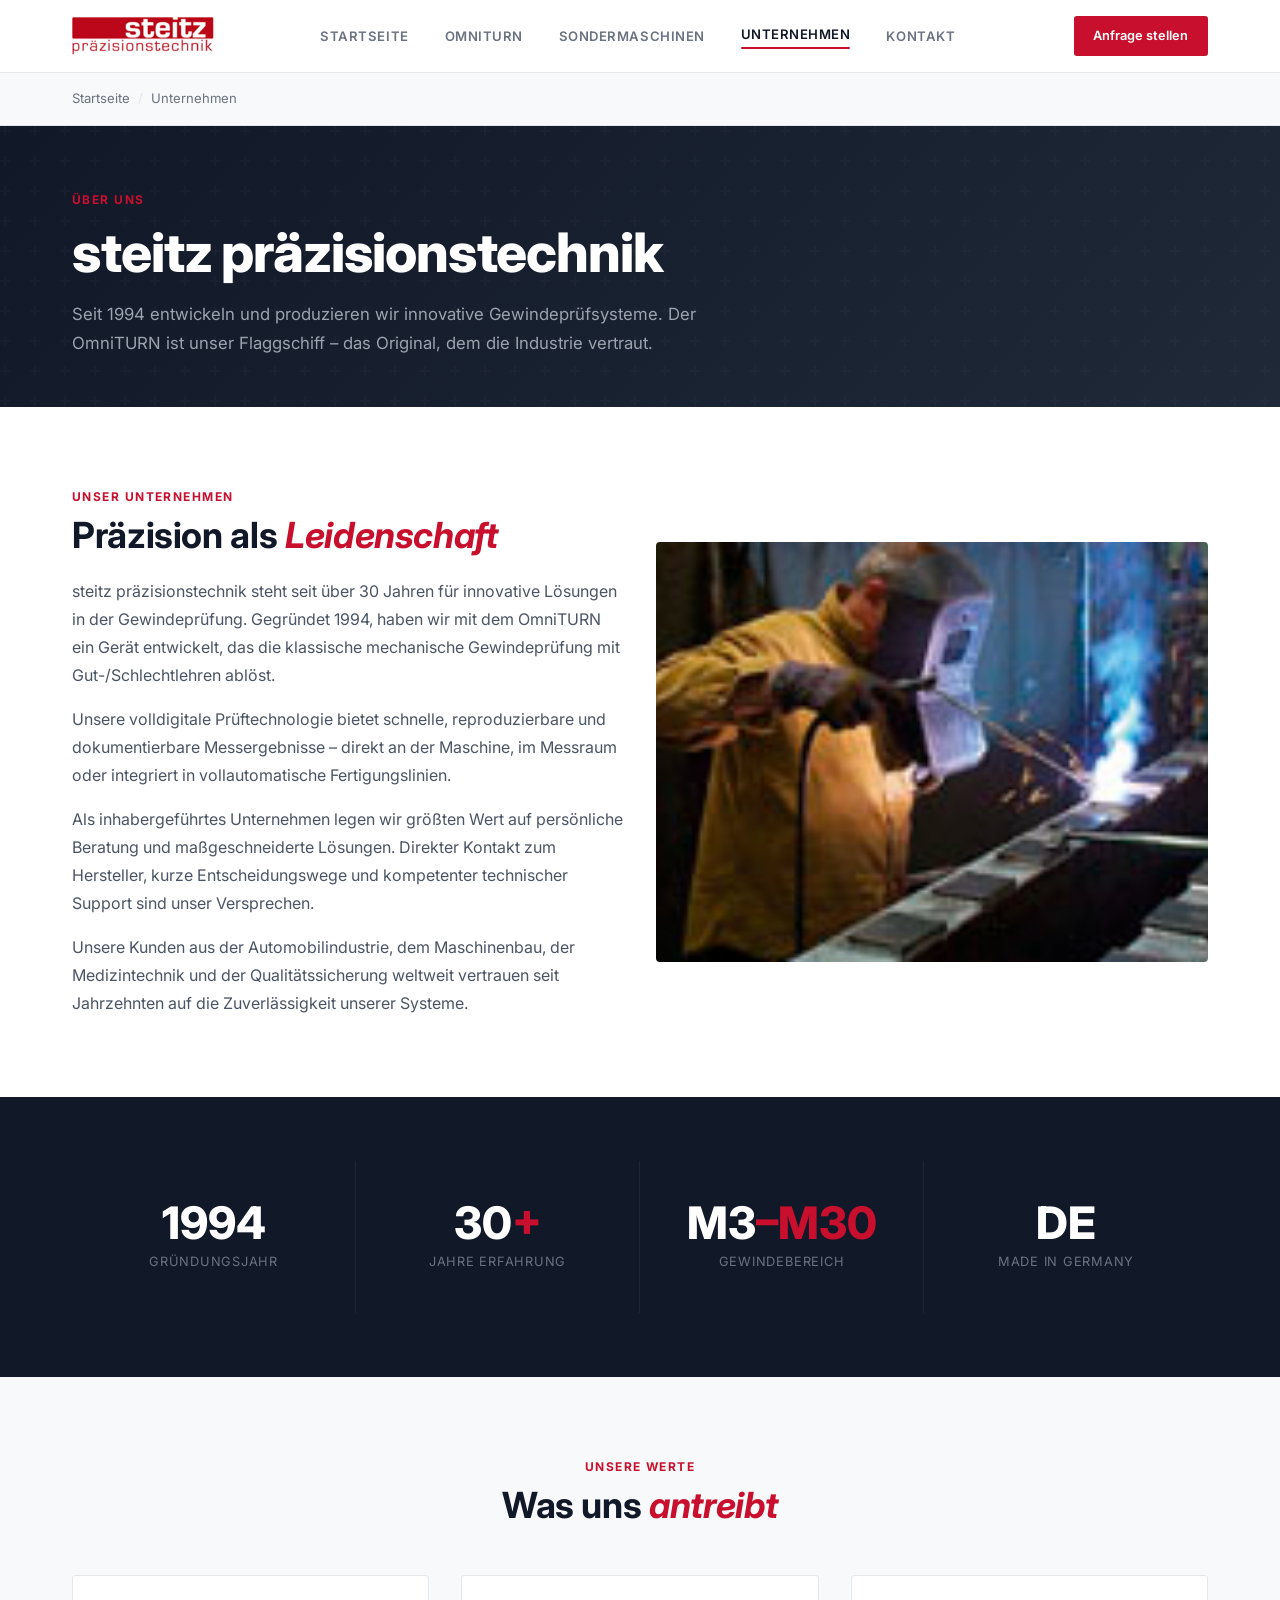
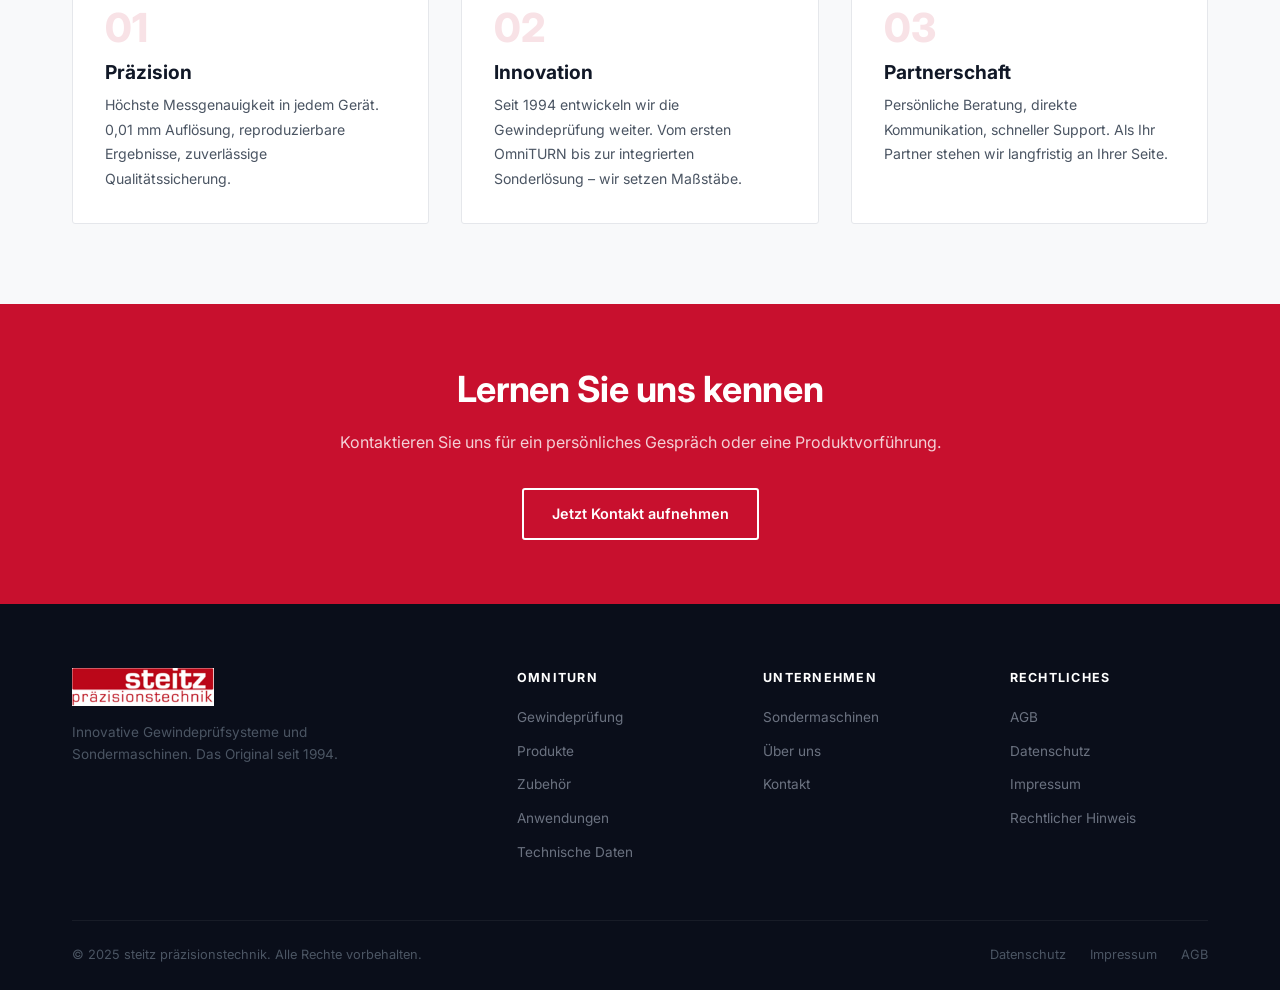
<file: unternehmen.html>
<!DOCTYPE html>
<html lang="de">
<head>
  <meta charset="UTF-8" />
  <meta name="viewport" content="width=device-width, initial-scale=1.0" />
  <title>Unternehmen – steitz präzisionstechnik</title>
  <meta name="description" content="steitz präzisionstechnik – Ihr Partner für innovative Gewindeprüfsysteme seit 1994. Erfahren Sie mehr über unser Unternehmen." />
  <link rel="preconnect" href="https://fonts.googleapis.com" />
  <link rel="preconnect" href="https://fonts.gstatic.com" crossorigin />
  <link href="https://fonts.googleapis.com/css2?family=Inter:wght@400;500;600;700;800&display=swap" rel="stylesheet" />
  <link rel="stylesheet" href="css/style.css" />
</head>
<body>

<!-- ── Navigation ───────────────────────────────────────── -->
<nav class="nav">
  <div class="nav__inner">
    <a href="index.html" class="nav__logo">
      <img src="images/Logo.png" alt="steitz präzisionstechnik" class="nav__logo-img" />
    </a>
    <button class="nav__toggle" aria-label="Menü">
      <span></span><span></span><span></span>
    </button>
    <ul class="nav__menu">
      <li class="nav__item"><a href="index.html" class="nav__link">Startseite</a></li>
      <li class="nav__item">
        <a href="omniturn.html" class="nav__link">OmniTURN</a>
        <div class="nav__dropdown">
          <a href="omniturn.html#grundlagen">Gewindeprüfung – Grundlagen</a>
          <a href="omniturn.html#produkte">Produkte (OmniTURN 1 &amp; 2)</a>
          <a href="omniturn.html#zubehoer">Zubehör</a>
          <a href="omniturn.html#anwendungen">Anwendungen</a>
          <a href="omniturn.html#amortisation">Amortisation</a>
          <a href="omniturn.html#technische-daten">Technische Daten &amp; Preise</a>
        </div>
      </li>
      <li class="nav__item"><a href="sondermaschinen.html" class="nav__link">Sondermaschinen</a></li>
      <li class="nav__item"><a href="unternehmen.html" class="nav__link active">Unternehmen</a></li>
      <li class="nav__item"><a href="kontakt.html" class="nav__link">Kontakt</a></li>
    </ul>
    <a href="kontakt.html" class="btn btn--primary nav__cta">Anfrage stellen</a>
  </div>
</nav>

<!-- ── Page Hero ─────────────────────────────────────────── -->
<div class="breadcrumb">
  <div class="breadcrumb__inner">
    <a href="index.html">Startseite</a>
    <span class="breadcrumb__sep">/</span>
    <span>Unternehmen</span>
  </div>
</div>
<section class="page-hero">
  <div class="page-hero__inner">
    <div class="page-hero__label">Über uns</div>
    <h1>steitz präzisionstechnik</h1>
    <p class="page-hero__text">
      Seit 1994 entwickeln und produzieren wir innovative Gewindeprüfsysteme.
      Der OmniTURN ist unser Flaggschiff – das Original, dem die Industrie vertraut.
    </p>
  </div>
</section>

<!-- ── Über uns ──────────────────────────────────────────── -->
<section class="content-section">
  <div class="container">
    <div class="grid-2">
      <div data-reveal>
        <span class="section-label-text">Unser Unternehmen</span>
        <h2 style="margin-bottom:1.25rem;">Präzision als <em class="text-red">Leidenschaft</em></h2>
        <p style="margin-bottom:1rem;">
          steitz präzisionstechnik steht seit über 30 Jahren für innovative Lösungen in der
          Gewindeprüfung. Gegründet 1994, haben wir mit dem OmniTURN ein Gerät entwickelt,
          das die klassische mechanische Gewindeprüfung mit Gut-/Schlechtlehren ablöst.
        </p>
        <p style="margin-bottom:1rem;">
          Unsere volldigitale Prüftechnologie bietet schnelle, reproduzierbare und
          dokumentierbare Messergebnisse – direkt an der Maschine, im Messraum oder
          integriert in vollautomatische Fertigungslinien.
        </p>
        <p style="margin-bottom:1rem;">
          Als inhabergeführtes Unternehmen legen wir größten Wert auf persönliche Beratung
          und maßgeschneiderte Lösungen. Direkter Kontakt zum Hersteller, kurze
          Entscheidungswege und kompetenter technischer Support sind unser Versprechen.
        </p>
        <p>
          Unsere Kunden aus der Automobilindustrie, dem Maschinenbau, der Medizintechnik
          und der Qualitätssicherung weltweit vertrauen seit Jahrzehnten auf die
          Zuverlässigkeit unserer Systeme.
        </p>
      </div>
      <div style="display:flex; align-items:center; justify-content:center;" data-reveal>
        <div class="about__image" style="width:100%;">
          <img src="images/Screenshot 2026-03-26 075147.png" alt="Handwerk und Präzision bei steitz präzisionstechnik" />
        </div>
      </div>
    </div>
  </div>
</section>

<!-- ── Stats ─────────────────────────────────────────────── -->
<div class="stats">
  <div class="container">
    <div class="stats__grid">
      <div class="stat" data-reveal>
        <div class="stat__number">1994<span></span></div>
        <div class="stat__label">Gründungsjahr</div>
      </div>
      <div class="stat" data-reveal>
        <div class="stat__number">30<span>+</span></div>
        <div class="stat__label">Jahre Erfahrung</div>
      </div>
      <div class="stat" data-reveal>
        <div class="stat__number">M3<span>–M30</span></div>
        <div class="stat__label">Gewindebereich</div>
      </div>
      <div class="stat" data-reveal>
        <div class="stat__number">DE<span></span></div>
        <div class="stat__label">Made in Germany</div>
      </div>
    </div>
  </div>
</div>

<!-- ── Werte ──────────────────────────────────────────────── -->
<section class="content-section section--light">
  <div class="container">
    <div class="content-section__header text-center" data-reveal>
      <span class="section-label-text">Unsere Werte</span>
      <h2>Was uns <em class="text-red">antreibt</em></h2>
    </div>
    <div class="grid-3" data-reveal>
      <div class="feature-card">
        <div class="feature-card__num">01</div>
        <h3>Präzision</h3>
        <p>Höchste Messgenauigkeit in jedem Gerät. 0,01 mm Auflösung, reproduzierbare Ergebnisse, zuverlässige Qualitätssicherung.</p>
      </div>
      <div class="feature-card">
        <div class="feature-card__num">02</div>
        <h3>Innovation</h3>
        <p>Seit 1994 entwickeln wir die Gewindeprüfung weiter. Vom ersten OmniTURN bis zur integrierten Sonderlösung – wir setzen Maßstäbe.</p>
      </div>
      <div class="feature-card">
        <div class="feature-card__num">03</div>
        <h3>Partnerschaft</h3>
        <p>Persönliche Beratung, direkte Kommunikation, schneller Support. Als Ihr Partner stehen wir langfristig an Ihrer Seite.</p>
      </div>
    </div>
  </div>
</section>

<!-- ── CTA ───────────────────────────────────────────────── -->
<div class="cta-banner">
  <div class="container">
    <h2>Lernen Sie uns kennen</h2>
    <p>Kontaktieren Sie uns für ein persönliches Gespräch oder eine Produktvorführung.</p>
    <a href="kontakt.html" class="btn btn--outline">Jetzt Kontakt aufnehmen</a>
  </div>
</div>

<!-- ── Footer ────────────────────────────────────────────── -->
<footer class="footer">
  <div class="container">
    <div class="footer__grid">
      <div class="footer__brand">
        <a href="index.html" class="nav__logo">
          <img src="images/Logo.png" alt="steitz präzisionstechnik" class="nav__logo-img" />
        </a>
        <p class="footer__tagline">Innovative Gewindeprüfsysteme und Sondermaschinen. Das Original seit 1994.</p>
      </div>
      <div class="footer__col">
        <h4>OmniTURN</h4>
        <ul>
          <li><a href="omniturn.html#grundlagen">Gewindeprüfung</a></li>
          <li><a href="omniturn.html#produkte">Produkte</a></li>
          <li><a href="omniturn.html#zubehoer">Zubehör</a></li>
          <li><a href="omniturn.html#anwendungen">Anwendungen</a></li>
          <li><a href="omniturn.html#technische-daten">Technische Daten</a></li>
        </ul>
      </div>
      <div class="footer__col">
        <h4>Unternehmen</h4>
        <ul>
          <li><a href="sondermaschinen.html">Sondermaschinen</a></li>
          <li><a href="unternehmen.html">Über uns</a></li>
          <li><a href="kontakt.html">Kontakt</a></li>
        </ul>
      </div>
      <div class="footer__col">
        <h4>Rechtliches</h4>
        <ul>
          <li><a href="agb.html">AGB</a></li>
          <li><a href="datenschutz.html">Datenschutz</a></li>
          <li><a href="impressum.html">Impressum</a></li>
          <li><a href="rechtlicher-hinweis.html">Rechtlicher Hinweis</a></li>
        </ul>
      </div>
    </div>
    <div class="footer__bottom">
      <span>&copy; 2025 steitz präzisionstechnik. Alle Rechte vorbehalten.</span>
      <div class="footer__legal">
        <a href="datenschutz.html">Datenschutz</a>
        <a href="impressum.html">Impressum</a>
        <a href="agb.html">AGB</a>
      </div>
    </div>
  </div>
</footer>

<script src="js/main.js"></script>
</body>
</html>
</file>
<file: css/style.css>
/* ============================================================
   steitz präzisionstechnik – Stylesheet
   ============================================================ */

:root {
  --red: #C8102E;
  --red-dark: #a50d25;
  --dark: #111827;
  --dark-2: #1f2937;
  --gray: #6b7280;
  --gray-light: #e5e7eb;
  --light: #f8f9fa;
  --white: #ffffff;
  --font: 'Inter', sans-serif;
  --shadow: 0 2px 8px rgba(0,0,0,0.08);
  --shadow-lg: 0 12px 40px rgba(0,0,0,0.12);
  --radius: 3px;
  --transition: 0.25s ease;
  --max-width: 1200px;
}

*, *::before, *::after { box-sizing: border-box; margin: 0; padding: 0; }
html { scroll-behavior: smooth; font-size: 16px; }
body { font-family: var(--font); color: var(--dark); line-height: 1.6; background: var(--white); overflow-x: hidden; }
img { max-width: 100%; height: auto; display: block; }
a { text-decoration: none; color: inherit; transition: color var(--transition); }
ul { list-style: none; }

/* ── Typography ──────────────────────────────────────────── */
h1 { font-size: clamp(2rem, 5vw, 3.4rem); font-weight: 800; line-height: 1.15; letter-spacing: -0.02em; }
h2 { font-size: clamp(1.5rem, 3vw, 2.25rem); font-weight: 700; line-height: 1.2; letter-spacing: -0.01em; }
h3 { font-size: 1.2rem; font-weight: 700; line-height: 1.3; }
h4 { font-size: 1rem; font-weight: 600; }
p  { color: #4b5563; line-height: 1.75; }

.section-label {
  display: inline-block;
  width: 40px; height: 3px;
  background: var(--red);
  margin-bottom: 1rem;
}
.section-label-text {
  display: block;
  font-size: 0.75rem;
  font-weight: 700;
  letter-spacing: 0.12em;
  text-transform: uppercase;
  color: var(--red);
  margin-bottom: 0.5rem;
}

/* ── Utility ─────────────────────────────────────────────── */
.container { max-width: var(--max-width); margin: 0 auto; padding: 0 2rem; }
.section { padding: 5rem 0; }
.section--light { background: var(--light); }
.section--dark { background: var(--dark); color: var(--white); }
.section--dark p { color: #9ca3af; }
.section--dark h2 { color: var(--white); }
.text-center { text-align: center; }
.text-red { color: var(--red); }
.btn {
  display: inline-flex; align-items: center; gap: 0.5rem;
  padding: 0.8rem 1.75rem;
  font-family: var(--font); font-size: 0.9rem; font-weight: 600;
  border-radius: var(--radius); cursor: pointer;
  transition: all var(--transition); border: 2px solid transparent;
}
.btn--primary { background: var(--red); color: var(--white); }
.btn--primary:hover { background: var(--red-dark); transform: translateY(-1px); box-shadow: 0 4px 16px rgba(200,16,46,0.35); }
.btn--outline { border-color: var(--white); color: var(--white); }
.btn--outline:hover { background: var(--white); color: var(--dark); }
.btn--outline-dark { border-color: var(--dark); color: var(--dark); }
.btn--outline-dark:hover { background: var(--dark); color: var(--white); }
.btn svg { width: 16px; height: 16px; }
.grid-2 { display: grid; grid-template-columns: 1fr 1fr; gap: 2rem; align-items: center; }
.grid-3 { display: grid; grid-template-columns: repeat(3, 1fr); gap: 2rem; }
.grid-4 { display: grid; grid-template-columns: repeat(4, 1fr); gap: 1.5rem; }

/* ── Navigation ──────────────────────────────────────────── */
.nav {
  position: fixed; top: 0; left: 0; right: 0; z-index: 1000;
  background: var(--white);
  border-bottom: 1px solid var(--gray-light);
  transition: transform 0.4s ease, opacity 0.4s ease, box-shadow var(--transition);
}
.nav.scrolled { box-shadow: 0 2px 20px rgba(0,0,0,0.1); }
.nav--hidden { transform: translateY(-100%); opacity: 0; }
.nav__inner {
  display: flex; align-items: center; justify-content: space-between;
  height: 72px;
  max-width: var(--max-width); margin: 0 auto; padding: 0 2rem;
}
.nav__logo { display: flex; align-items: center; line-height: 1; }
.nav__logo-img { height: 38px; width: auto; display: block; }
.nav__logo-main {
  font-size: 1.5rem; font-weight: 800; color: var(--white);
  letter-spacing: -0.02em;
}
.nav__logo-main span { color: var(--red); }
.nav__logo-sub {
  font-size: 0.62rem; color: #9ca3af;
  letter-spacing: 0.1em; text-transform: uppercase; margin-top: 1px;
}
.nav__menu { display: flex; align-items: center; gap: 0.25rem; }
.nav__item { position: relative; }
.nav__link {
  display: block; padding: 0.5rem 1rem;
  font-size: 0.82rem; font-weight: 600; letter-spacing: 0.04em;
  text-transform: uppercase; color: var(--gray);
  border-radius: var(--radius);
  transition: color var(--transition);
}
.nav__link:hover, .nav__link.active { color: var(--dark); }
.nav__link.active::after {
  content: ''; display: block;
  height: 2px; background: var(--red);
  margin-top: 2px; border-radius: 1px;
}
/* Dropdown */
.nav__dropdown {
  position: absolute; top: calc(100% + 0.5rem); left: 0;
  background: var(--white); border: 1px solid var(--gray-light);
  border-radius: var(--radius); min-width: 220px;
  box-shadow: var(--shadow-lg);
  opacity: 0; visibility: hidden; transform: translateY(-8px);
  transition: all var(--transition); z-index: 100;
}
.nav__item:hover .nav__dropdown { opacity: 1; visibility: visible; transform: translateY(0); }
.nav__dropdown a {
  display: block; padding: 0.6rem 1.2rem;
  font-size: 0.82rem; color: var(--gray);
  border-bottom: 1px solid var(--gray-light);
}
.nav__dropdown a:last-child { border-bottom: none; }
.nav__dropdown a:hover { color: var(--dark); background: var(--light); }
/* Nav CTA */
.nav__cta { margin-left: 0.75rem; padding: 0.5rem 1.1rem !important; font-size: 0.8rem !important; }

/* Hamburger */
.nav__toggle { display: none; flex-direction: column; gap: 5px; cursor: pointer; padding: 8px; }
.nav__toggle span { display: block; width: 24px; height: 2px; background: var(--dark); border-radius: 2px; transition: all var(--transition); }

/* ── Hero ────────────────────────────────────────────────── */
.hero {
  min-height: 100vh;
  display: flex; align-items: center;
  position: relative;
  background: linear-gradient(135deg, #0d1117 0%, #1a2035 50%, #111827 100%);
  overflow: hidden;
  padding-top: 72px;
}
.hero::before {
  content: '';
  position: absolute; inset: 0;
  background: url("data:image/svg+xml,%3Csvg width='60' height='60' viewBox='0 0 60 60' xmlns='http://www.w3.org/2000/svg'%3E%3Cg fill='none' fill-rule='evenodd'%3E%3Cg fill='%23ffffff' fill-opacity='0.02'%3E%3Cpath d='M36 34v-4h-2v4h-4v2h4v4h2v-4h4v-2h-4zm0-30V0h-2v4h-4v2h4v4h2V6h4V4h-4zM6 34v-4H4v4H0v2h4v4h2v-4h4v-2H6zM6 4V0H4v4H0v2h4v4h2V6h4V4H6z'/%3E%3C/g%3E%3C/g%3E%3C/svg%3E");
}
.hero__inner {
  max-width: var(--max-width); margin: 0 auto; padding: 0 2rem;
  display: grid; grid-template-columns: 1fr 1fr; gap: 4rem; align-items: center;
  position: relative; z-index: 1;
}
.hero__label { font-size: 0.75rem; font-weight: 700; letter-spacing: 0.14em; text-transform: uppercase; color: var(--red); margin-bottom: 1rem; }
.hero h1 { color: var(--white); margin-bottom: 1.5rem; }
.hero h1 em { font-style: normal; color: var(--red); }
.hero__text { font-size: 1.05rem; color: #9ca3af; margin-bottom: 2.5rem; max-width: 500px; }
.hero__actions { display: flex; gap: 1rem; flex-wrap: wrap; }
.hero__visual {
  display: flex; align-items: center; justify-content: center;
  position: relative;
}
.hero__image-box {
  width: 100%; max-width: 480px; height: 380px;
  background: linear-gradient(135deg, rgba(200,16,46,0.15) 0%, rgba(255,255,255,0.03) 100%);
  border: 1px solid rgba(200,16,46,0.2);
  border-radius: 4px;
  display: flex; align-items: center; justify-content: center;
  position: relative; overflow: hidden;
}
.hero__image-box::before {
  content: '';
  position: absolute; inset: 0;
  background: linear-gradient(135deg, rgba(200,16,46,0.08), transparent);
}
.hero__badge {
  position: absolute; bottom: 1.5rem; left: 1.5rem;
  background: var(--red); color: white;
  padding: 0.4rem 0.8rem; border-radius: 2px;
  font-size: 0.75rem; font-weight: 700; letter-spacing: 0.05em;
}
.hero__product-label {
  font-size: 2rem; font-weight: 800; color: rgba(255,255,255,0.15);
  text-align: center; letter-spacing: -0.03em;
}

/* ── Hero Proof Bar ──────────────────────────────────────── */
.hero__proof {
  display: flex; gap: 2.5rem; flex-wrap: wrap;
  margin-top: 2.5rem; padding-top: 2rem;
  border-top: 1px solid rgba(255,255,255,0.1);
}
.hero__proof-item { display: flex; flex-direction: column; gap: 0.15rem; }
.hero__proof-num { font-size: 1.25rem; font-weight: 800; color: var(--white); line-height: 1; }
.hero__proof-num span { color: var(--red); }
.hero__proof-label { font-size: 0.68rem; color: #6b7280; text-transform: uppercase; letter-spacing: 0.08em; }

/* ── Trust Strip ─────────────────────────────────────────── */
.trust-strip {
  background: #0d1117; padding: 2rem 0;
  border-top: 1px solid rgba(255,255,255,0.05);
  border-bottom: 1px solid rgba(255,255,255,0.05);
}
.trust-strip__inner {
  display: flex; align-items: center; justify-content: space-between;
  flex-wrap: wrap; gap: 1.5rem;
}
.trust-strip__label {
  font-size: 0.7rem; font-weight: 700; letter-spacing: 0.12em;
  text-transform: uppercase; color: #374151; white-space: nowrap;
}
.trust-certs { display: flex; align-items: center; gap: 1rem; flex-wrap: wrap; }
.trust-cert-badge {
  padding: 0.3rem 0.85rem;
  border: 1px solid rgba(255,255,255,0.1);
  border-radius: 3px;
  font-size: 0.72rem; font-weight: 700;
  color: #6b7280; letter-spacing: 0.08em;
  text-transform: uppercase;
}
.trust-industries { display: flex; align-items: center; gap: 1.5rem; flex-wrap: wrap; }
.trust-industry {
  font-size: 0.78rem; color: #4b5563;
  display: flex; align-items: center; gap: 0.5rem;
}
.trust-industry::before {
  content: ''; display: block; width: 5px; height: 5px;
  background: var(--red); border-radius: 50%; flex-shrink: 0;
}

/* ── Products Overview ───────────────────────────────────── */
.products-grid { display: grid; grid-template-columns: 1fr 1fr; gap: 2px; margin-top: 3rem; }
.product-card {
  background: var(--white); padding: 3rem;
  border: 1px solid var(--gray-light);
  position: relative; overflow: hidden;
  transition: all var(--transition);
}
.product-card:hover { box-shadow: var(--shadow-lg); transform: translateY(-4px); }
.product-card::before {
  content: ''; position: absolute; top: 0; left: 0; right: 0; height: 3px;
  background: var(--red);
}
.product-card__icon {
  width: 56px; height: 56px;
  background: rgba(200,16,46,0.08); border-radius: 8px;
  display: flex; align-items: center; justify-content: center;
  margin-bottom: 1.5rem;
}
.product-card__icon svg { width: 28px; height: 28px; color: var(--red); }
.product-card h3 { margin-bottom: 0.75rem; }
.product-card p { margin-bottom: 1.5rem; font-size: 0.9rem; }
.product-card__link {
  font-size: 0.85rem; font-weight: 700; color: var(--red);
  display: inline-flex; align-items: center; gap: 0.4rem;
  text-transform: uppercase; letter-spacing: 0.05em;
}
.product-card__link:hover { gap: 0.8rem; }

/* ── Stats ───────────────────────────────────────────────── */
.stats { padding: 4rem 0; background: var(--dark); }
.stats__grid { display: grid; grid-template-columns: repeat(4, 1fr); gap: 0; }
.stat {
  padding: 2.5rem 2rem; text-align: center;
  border-right: 1px solid rgba(255,255,255,0.06);
}
.stat:last-child { border-right: none; }
.stat__number { font-size: 2.8rem; font-weight: 800; color: var(--white); line-height: 1; margin-bottom: 0.4rem; }
.stat__number span { color: var(--red); }
.stat__label { font-size: 0.8rem; color: #6b7280; letter-spacing: 0.06em; text-transform: uppercase; }

/* ── About Section ───────────────────────────────────────── */
.about__content { max-width: 600px; }
.about__content h2 { margin-bottom: 1.25rem; }
.about__content p { margin-bottom: 1rem; }
.about__image {
  height: 420px;
  background: linear-gradient(135deg, #f3f4f6, #e5e7eb);
  border-radius: 4px; display: flex; align-items: center; justify-content: center;
  color: var(--gray); font-size: 0.9rem; font-style: italic;
}

/* ── Feature Cards ───────────────────────────────────────── */
.feature-card {
  padding: 2rem; border: 1px solid var(--gray-light); border-radius: var(--radius);
  background: var(--white); transition: all var(--transition);
}
.feature-card:hover { box-shadow: var(--shadow); transform: translateY(-2px); }
.feature-card__num {
  font-size: 2.5rem; font-weight: 800; color: rgba(200,16,46,0.12);
  line-height: 1; margin-bottom: 0.75rem;
}
.feature-card h3 { margin-bottom: 0.5rem; }
.feature-card p { font-size: 0.88rem; }

/* ── Applications ────────────────────────────────────────── */
.app-card {
  position: relative; overflow: hidden; border-radius: var(--radius);
  min-height: 280px; display: flex; align-items: flex-end;
  background: linear-gradient(135deg, #111827 0%, #1f2937 100%);
  border: 1px solid rgba(255,255,255,0.06);
  transition: all var(--transition);
}
.app-card:hover { transform: translateY(-4px); box-shadow: 0 16px 48px rgba(0,0,0,0.25); border-color: rgba(200,16,46,0.3); }
.app-card__icon {
  position: absolute; top: 1.75rem; right: 1.75rem;
  width: 44px; height: 44px;
  background: rgba(200,16,46,0.12); border-radius: 8px;
  display: flex; align-items: center; justify-content: center;
  z-index: 2;
}
.app-card__icon svg { width: 22px; height: 22px; color: var(--red); }
.app-card__content { padding: 2rem; position: relative; z-index: 2; width: 100%; }
.app-card__content h3 { color: var(--white); margin-bottom: 0.4rem; }
.app-card__content p { font-size: 0.85rem; color: #6b7280; }
.app-card::before {
  content: ''; position: absolute; bottom: 0; left: 0; right: 0; height: 3px;
  background: var(--red); transform: scaleX(0); transform-origin: left;
  transition: transform var(--transition);
}
.app-card:hover::before { transform: scaleX(1); }
.app-card::after {
  content: ''; position: absolute; inset: 0;
  background: linear-gradient(135deg, rgba(200,16,46,0.05) 0%, transparent 50%);
}

/* ── Breadcrumb ──────────────────────────────────────────── */
.breadcrumb { background: var(--light); border-bottom: 1px solid var(--gray-light); padding-top: 72px; }
.breadcrumb__inner {
  max-width: var(--max-width); margin: 0 auto; padding: 1rem 2rem;
  display: flex; align-items: center; gap: 0.5rem;
  font-size: 0.82rem; color: var(--gray);
}
.breadcrumb__inner a:hover { color: var(--red); }
.breadcrumb__sep { color: var(--gray-light); }

/* ── Page Hero (sub-pages) ───────────────────────────────── */
.page-hero {
  background: linear-gradient(135deg, var(--dark) 0%, var(--dark-2) 100%);
  padding: 4rem 0 3rem;
  position: relative; overflow: hidden;
}
.page-hero::before {
  content: ''; position: absolute; inset: 0;
  background: url("data:image/svg+xml,%3Csvg width='60' height='60' viewBox='0 0 60 60' xmlns='http://www.w3.org/2000/svg'%3E%3Cg fill='none' fill-rule='evenodd'%3E%3Cg fill='%23ffffff' fill-opacity='0.02'%3E%3Cpath d='M36 34v-4h-2v4h-4v2h4v4h2v-4h4v-2h-4zm0-30V0h-2v4h-4v2h4v4h2V6h4V4h-4zM6 34v-4H4v4H0v2h4v4h2v-4h4v-2H6zM6 4V0H4v4H0v2h4v4h2V6h4V4H6z'/%3E%3C/g%3E%3C/g%3E%3C/svg%3E");
}
.page-hero__inner {
  max-width: var(--max-width); margin: 0 auto; padding: 0 2rem;
  position: relative; z-index: 1;
}
.page-hero__label { font-size: 0.75rem; font-weight: 700; letter-spacing: 0.12em; text-transform: uppercase; color: var(--red); margin-bottom: 0.75rem; }
.page-hero h1 { color: var(--white); margin-bottom: 1rem; }
.page-hero__text { color: #9ca3af; font-size: 1.05rem; max-width: 640px; }

/* ── Content Sections ────────────────────────────────────── */
.content-section { padding: 5rem 0; }
.content-section + .content-section { border-top: 1px solid var(--gray-light); }
.content-section__header { margin-bottom: 3rem; }
.content-section__header h2 { margin-bottom: 1rem; }
.content-section__header p { max-width: 640px; }

/* ── Product Comparison Cards ────────────────────────────── */
.compare-card {
  background: var(--white); border: 2px solid var(--gray-light); border-radius: 4px;
  padding: 2.5rem; transition: border-color var(--transition);
}
.compare-card:hover { border-color: var(--red); }
.compare-card--featured { border-color: var(--red); position: relative; }
.compare-card--featured::before {
  content: 'NEU'; position: absolute; top: -12px; left: 50%; transform: translateX(-50%);
  background: var(--red); color: white;
  font-size: 0.65rem; font-weight: 800; letter-spacing: 0.1em;
  padding: 0.2rem 0.75rem; border-radius: 20px;
}
.compare-card h3 { font-size: 1.5rem; margin-bottom: 0.5rem; }
.compare-card__subtitle { color: var(--gray); font-size: 0.85rem; margin-bottom: 1.5rem; }
.compare-card__feature {
  display: flex; align-items: flex-start; gap: 0.75rem;
  padding: 0.6rem 0; border-bottom: 1px solid var(--gray-light);
  font-size: 0.9rem;
}
.compare-card__feature:last-of-type { border-bottom: none; }
.compare-card__feature svg { width: 16px; height: 16px; color: var(--red); flex-shrink: 0; margin-top: 2px; }

/* ── Accessories Grid ────────────────────────────────────── */
.accessory-card {
  background: var(--light); border-radius: 4px; padding: 2rem;
  border-left: 3px solid var(--red);
}
.accessory-card h3 { margin-bottom: 0.5rem; }
.accessory-card p { font-size: 0.88rem; }

/* ── Technical Table ─────────────────────────────────────── */
.tech-table { width: 100%; border-collapse: collapse; margin-top: 2rem; }
.tech-table th {
  background: var(--dark); color: var(--white);
  padding: 0.9rem 1.25rem; text-align: left;
  font-size: 0.85rem; font-weight: 600; letter-spacing: 0.04em;
}
.tech-table th:first-child { width: 40%; }
.tech-table td { padding: 0.8rem 1.25rem; font-size: 0.88rem; border-bottom: 1px solid var(--gray-light); }
.tech-table tr:last-child td { border-bottom: none; }
.tech-table tr:nth-child(even) td { background: var(--light); }
.tech-table td:not(:first-child) { color: var(--gray); }

/* ── ROI / Amortisation ──────────────────────────────────── */
.roi-card {
  background: var(--dark); color: var(--white); border-radius: 4px;
  padding: 3rem; text-align: center;
}
.roi-card h3 { color: var(--white); margin-bottom: 0.5rem; }
.roi-card p { color: #9ca3af; margin-bottom: 2rem; }
.roi-bar { height: 8px; background: rgba(255,255,255,0.1); border-radius: 4px; overflow: hidden; margin-bottom: 0.75rem; }
.roi-bar-fill { height: 100%; background: var(--red); border-radius: 4px; }
.roi-labels { display: flex; justify-content: space-between; font-size: 0.75rem; color: #6b7280; }

/* ── CTA Banner ──────────────────────────────────────────── */
.cta-banner {
  background: var(--red);
  padding: 4rem 0; text-align: center;
}
.cta-banner h2 { color: var(--white); margin-bottom: 1rem; }
.cta-banner p { color: rgba(255,255,255,0.8); margin-bottom: 2rem; }

/* ── Contact Form ────────────────────────────────────────── */
.form-group { margin-bottom: 1.25rem; }
.form-label { display: block; font-size: 0.82rem; font-weight: 600; margin-bottom: 0.4rem; color: var(--dark); }
.form-control {
  width: 100%; padding: 0.75rem 1rem;
  border: 1.5px solid var(--gray-light); border-radius: var(--radius);
  font-family: var(--font); font-size: 0.9rem; color: var(--dark);
  transition: border-color var(--transition);
  outline: none; background: var(--white);
}
.form-control:focus { border-color: var(--red); }
textarea.form-control { resize: vertical; min-height: 140px; }
.form-select { appearance: none; }
.contact-info { display: flex; flex-direction: column; gap: 1.5rem; }
.contact-item { display: flex; gap: 1rem; align-items: flex-start; }
.contact-item__icon {
  width: 44px; height: 44px; background: rgba(200,16,46,0.08); border-radius: 8px;
  display: flex; align-items: center; justify-content: center; flex-shrink: 0;
}
.contact-item__icon svg { width: 20px; height: 20px; color: var(--red); }
.contact-item__label { font-size: 0.78rem; font-weight: 700; text-transform: uppercase; letter-spacing: 0.06em; color: var(--gray); margin-bottom: 0.2rem; }
.contact-item__value { font-size: 0.95rem; }

/* ── Grundlagen Box ──────────────────────────────────────── */
.info-box {
  background: var(--light); border-left: 4px solid var(--red);
  padding: 1.5rem 2rem; border-radius: 0 4px 4px 0; margin: 2rem 0;
}
.info-box p { font-size: 0.9rem; }

/* ── Anwendungen Cards ────────────────────────────────────── */
.use-card {
  border: 1px solid var(--gray-light); border-radius: 4px; overflow: hidden;
  transition: box-shadow var(--transition);
}
.use-card:hover { box-shadow: var(--shadow-lg); }
.use-card__img {
  height: 160px; background: linear-gradient(135deg, #374151, #1f2937);
  display: flex; align-items: center; justify-content: center;
  color: rgba(255,255,255,0.15); font-size: 0.85rem; font-style: italic;
}
.use-card__body { padding: 1.5rem; }
.use-card__body h3 { margin-bottom: 0.5rem; }
.use-card__body p { font-size: 0.88rem; }

/* ── Netzplan ────────────────────────────────────────────── */
.network-diagram {
  background: var(--light); border: 1px solid var(--gray-light); border-radius: 4px;
  padding: 3rem; text-align: center;
}
.network-node {
  display: inline-block; background: var(--dark); color: white;
  padding: 0.5rem 1.2rem; border-radius: 3px; font-size: 0.82rem; font-weight: 700;
  letter-spacing: 0.05em;
}
.network-node--red { background: var(--red); }
.network-line {
  display: flex; align-items: center; justify-content: center; gap: 1rem;
  margin: 1rem 0; flex-wrap: wrap;
}
.network-arrow { color: var(--gray-light); font-size: 1.2rem; }

/* ── Download Box ────────────────────────────────────────── */
.download-box {
  background: var(--light); border: 1px solid var(--gray-light); border-radius: 4px;
  padding: 2rem; display: flex; align-items: center; justify-content: space-between;
  gap: 1.5rem; flex-wrap: wrap;
}
.download-box h3 { margin-bottom: 0.25rem; }
.download-box p { font-size: 0.88rem; margin: 0; }

/* ── Footer ──────────────────────────────────────────────── */
.footer {
  background: #0a0e1a;
  color: #9ca3af; padding: 4rem 0 0;
}
.footer__grid {
  display: grid; grid-template-columns: 2fr 1fr 1fr 1fr; gap: 3rem;
  padding-bottom: 3rem; border-bottom: 1px solid rgba(255,255,255,0.06);
}
.footer__brand .nav__logo-main { font-size: 1.3rem; }
.footer__brand .nav__logo-sub { font-size: 0.58rem; }
.footer__tagline { font-size: 0.85rem; margin-top: 1rem; line-height: 1.6; max-width: 280px; }
.footer__col h4 { color: var(--white); font-size: 0.78rem; font-weight: 700; letter-spacing: 0.1em; text-transform: uppercase; margin-bottom: 1rem; }
.footer__col ul li { margin-bottom: 0.5rem; }
.footer__col ul li a { font-size: 0.85rem; color: #6b7280; transition: color var(--transition); }
.footer__col ul li a:hover { color: var(--white); }
.footer__bottom {
  display: flex; align-items: center; justify-content: space-between;
  padding: 1.5rem 0; font-size: 0.8rem; color: #4b5563; flex-wrap: wrap; gap: 1rem;
}
.footer__legal { display: flex; gap: 1.5rem; }
.footer__legal a { color: #4b5563; }
.footer__legal a:hover { color: #9ca3af; }

/* ── Page-specific sidebar navigation ───────────────────── */
.page-layout { display: grid; grid-template-columns: 260px 1fr; gap: 0; }
.sidebar {
  background: var(--light); border-right: 1px solid var(--gray-light);
  padding: 2rem 0; min-height: 60vh;
}
.sidebar__title { font-size: 0.7rem; font-weight: 700; letter-spacing: 0.1em; text-transform: uppercase; color: var(--gray); padding: 0 1.5rem; margin-bottom: 0.75rem; }
.sidebar__link {
  display: block; padding: 0.55rem 1.5rem;
  font-size: 0.85rem; color: var(--gray);
  border-left: 3px solid transparent;
  transition: all var(--transition);
}
.sidebar__link:hover, .sidebar__link.active { color: var(--dark); background: rgba(200,16,46,0.05); border-left-color: var(--red); }
.sidebar__group { margin-bottom: 0.25rem; }
.sidebar__sub { padding-left: 2.5rem; font-size: 0.8rem; }

/* ── Images ──────────────────────────────────────────────── */
.hero__image-box { overflow: hidden; }
.hero__image-box img {
  position: absolute; inset: 0;
  width: 100%; height: 100%;
  object-fit: cover; border-radius: inherit; opacity: 0.85;
}
.about__image { overflow: hidden; }
.about__image img { width: 100%; height: 100%; object-fit: cover; display: block; }
.use-card__img { overflow: hidden; }
.use-card__img img { width: 100%; height: 100%; object-fit: cover; transition: transform 0.4s ease; display: block; }
.use-card:hover .use-card__img img { transform: scale(1.05); }
.product-img {
  width: 100%; height: 220px;
  object-fit: contain; background: #f8f9fa;
  border-radius: 4px; margin-bottom: 1.5rem; padding: 1.5rem; display: block;
}
.accessory-img {
  width: 100%; height: 180px;
  object-fit: contain; background: #f8f9fa;
  border-radius: 4px; margin-bottom: 1rem; padding: 1rem; display: block;
}
.graph-img { width: 100%; border-radius: 4px; border: 1px solid var(--gray-light); display: block; }

/* ── Responsive ──────────────────────────────────────────── */
@media (max-width: 1024px) {
  .grid-4 { grid-template-columns: repeat(2, 1fr); }
  .footer__grid { grid-template-columns: 1fr 1fr; }
  .stats__grid { grid-template-columns: repeat(2, 1fr); }
  .stat { border-right: none; border-bottom: 1px solid rgba(255,255,255,0.06); }
  .stat:nth-child(odd) { border-right: 1px solid rgba(255,255,255,0.06); }
  .stat:last-child, .stat:nth-last-child(2):nth-child(odd) { border-bottom: none; }
  .page-layout { grid-template-columns: 1fr; }
  .sidebar { display: none; }
}
@media (max-width: 768px) {
  .container { padding: 0 1.25rem; }
  .section { padding: 3.5rem 0; }
  .hero__inner { grid-template-columns: 1fr; }
  .hero__visual { display: none; }
  .grid-2 { grid-template-columns: 1fr; }
  .grid-3 { grid-template-columns: 1fr; }
  .products-grid { grid-template-columns: 1fr; }
  .nav__cta { display: none; }
  .nav__menu { display: none; flex-direction: column; position: fixed; top: 72px; left: 0; right: 0; background: var(--white); border-bottom: 1px solid var(--gray-light); padding: 1rem; gap: 0; }
  .nav__menu.open { display: flex; }
  .nav__toggle { display: flex; }
  .nav__dropdown { position: static; opacity: 1; visibility: visible; transform: none; box-shadow: none; border: none; background: transparent; }
  .nav__dropdown a { padding-left: 2rem; }
  .footer__grid { grid-template-columns: 1fr; gap: 2rem; }
  .download-box { flex-direction: column; }
  .footer__bottom { flex-direction: column; text-align: center; }
}
</file>
